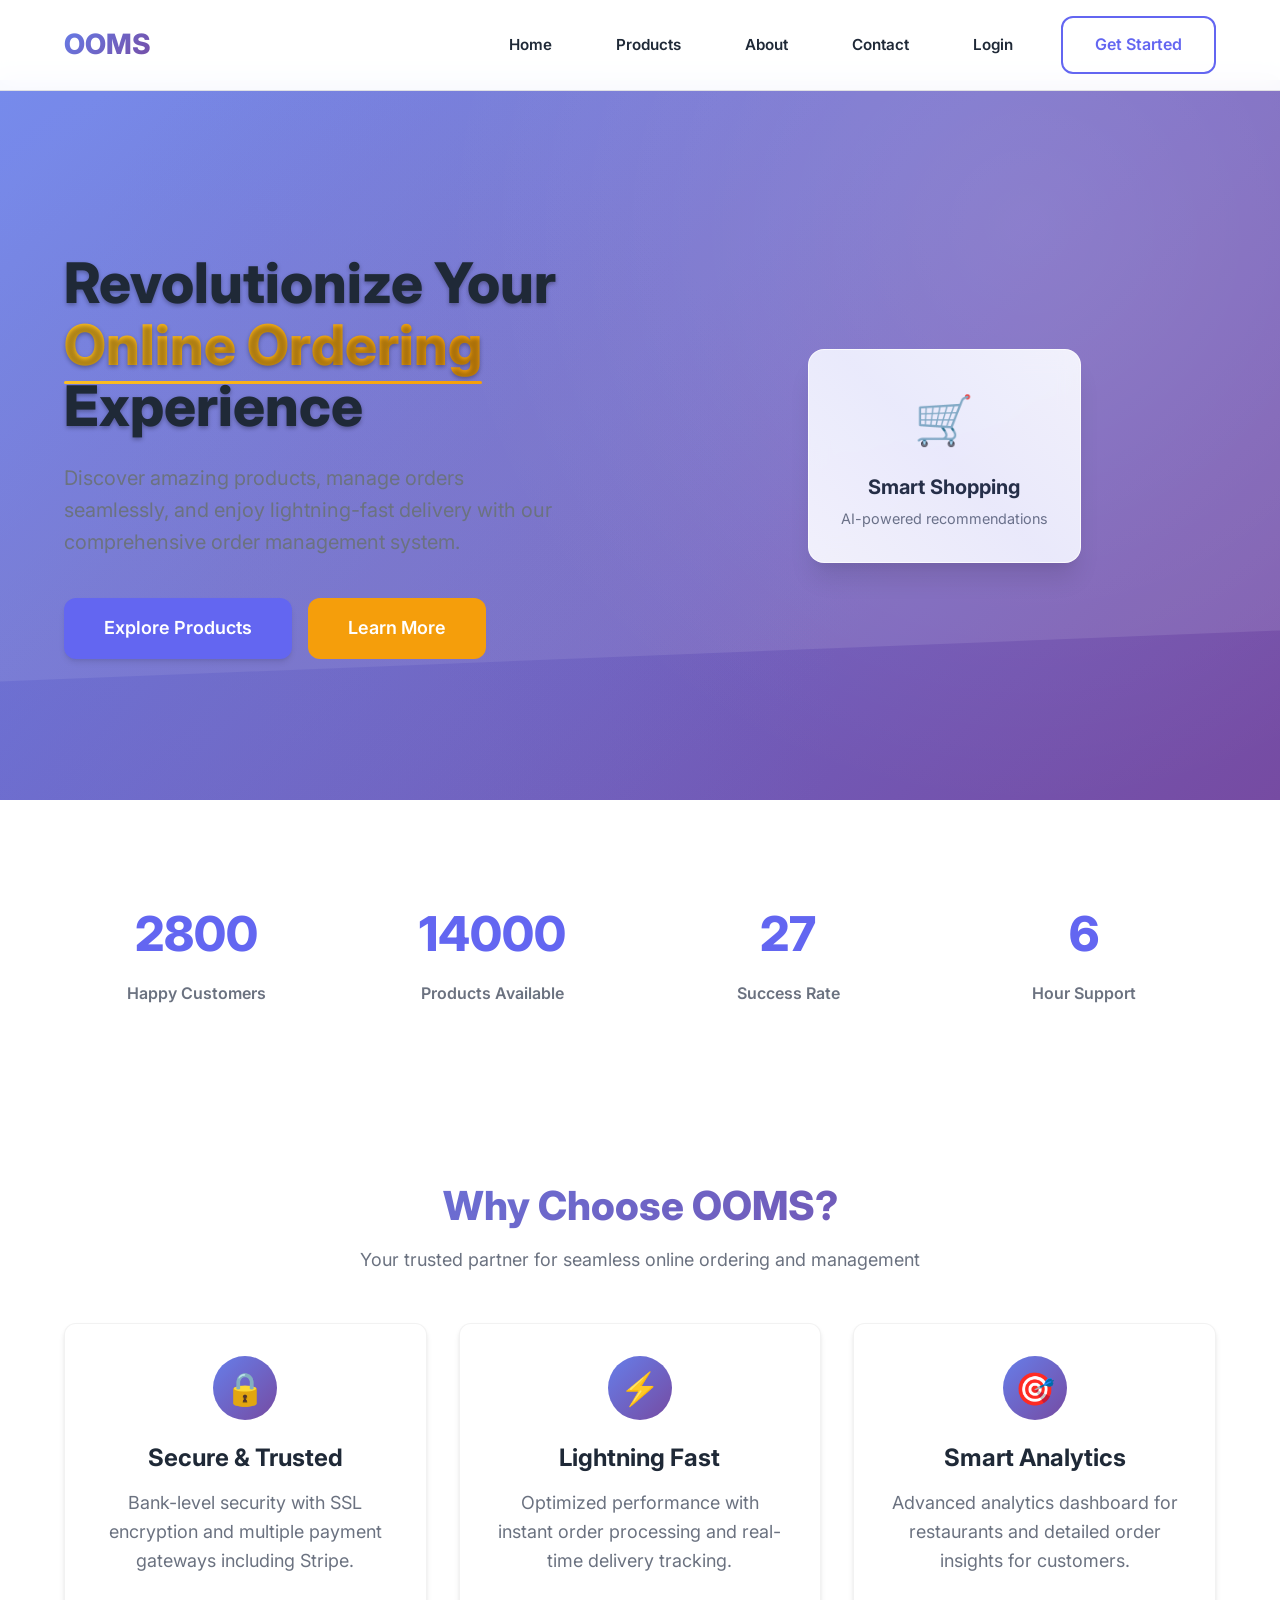
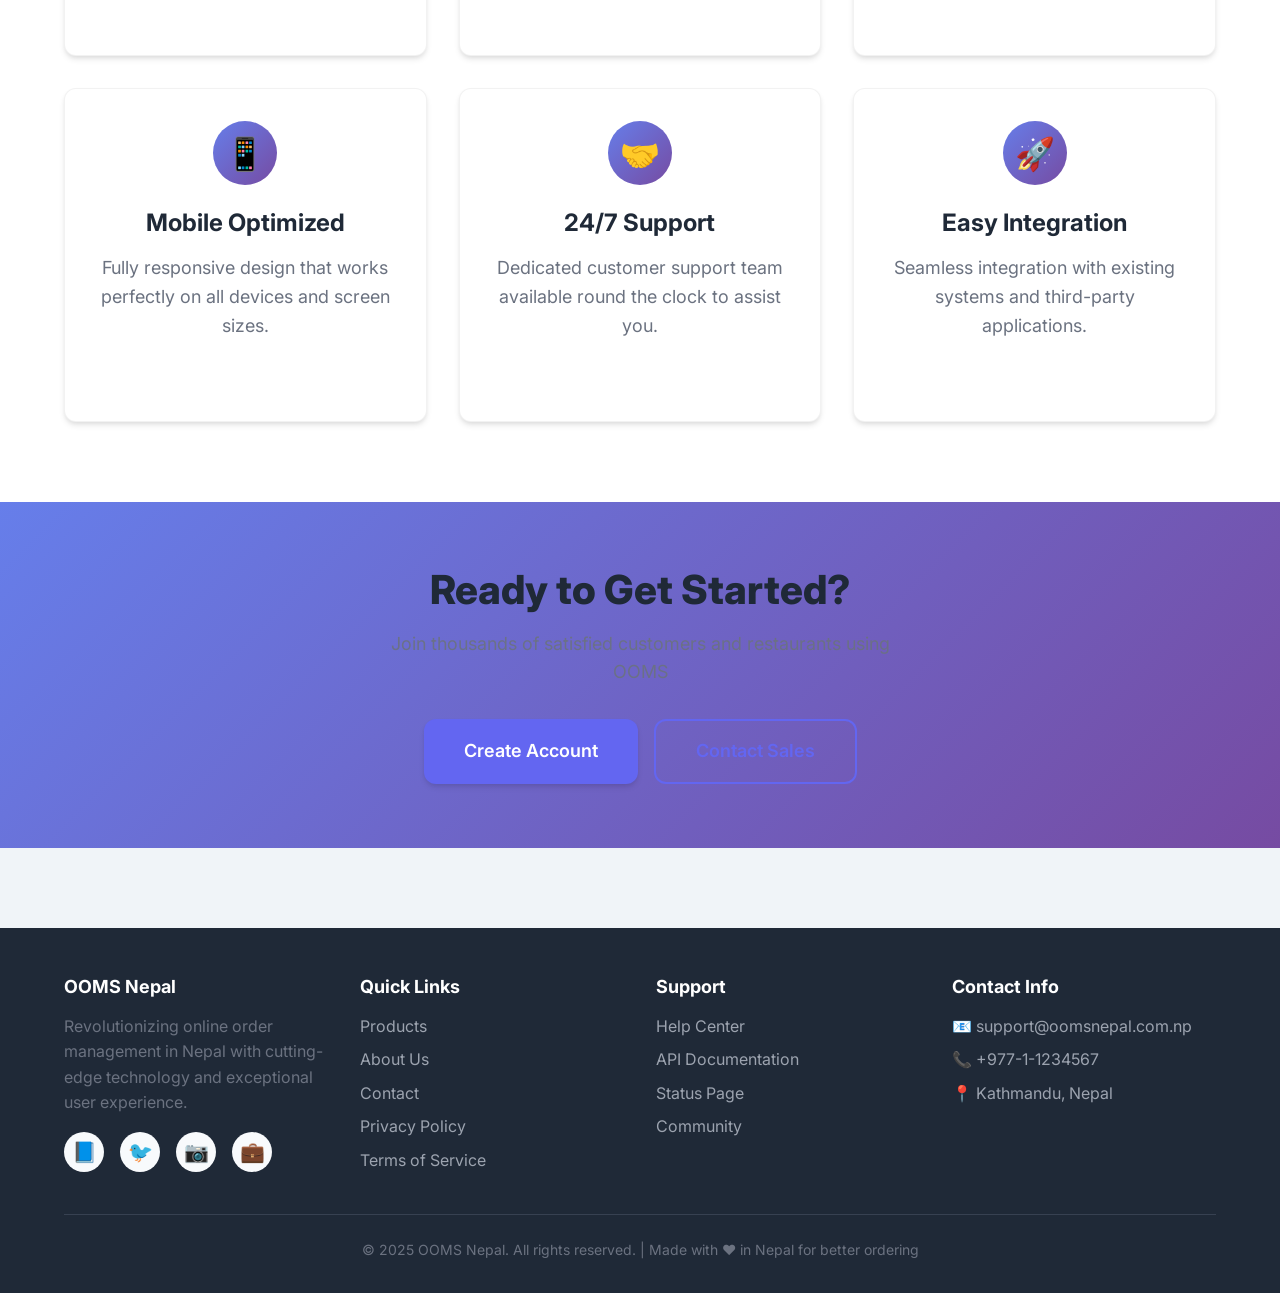
<file: target/classes/static/index.html>
<!DOCTYPE html>
<html lang="en">
<head>
  <meta charset="UTF-8" />
  <meta name="viewport" content="width=device-width, initial-scale=1" />
  <title>OOMS - Online Order Management System</title>
  <link rel="stylesheet" href="css/style.css" />
  <link href="https://fonts.googleapis.com/css2?family=Inter:wght@300;400;500;600;700;800&display=swap" rel="stylesheet">
</head>
<body class="index">
  <!-- Header -->
  <header id="main-header">
    <div class="container">
      <a href="index.html" class="logo">OOMS</a>
      <nav>
        <ul>
          <li><a href="index.html" class="active">Home</a></li>
          <li><a href="products.html">Products</a></li>
          <li><a href="about.html">About</a></li>
          <li><a href="contact.html">Contact</a></li>
          <li><a href="login.html">Login</a></li>
          <li><a href="signup.html" class="btn btn-outline">Get Started</a></li>
        </ul>
      </nav>
    </div>
  </header>

  <main>
    <!-- Hero Section -->
    <section class="hero">
      <div class="container">
        <div class="hero-content">
          <h1 class="hero-title">Revolutionize Your <span class="highlight">Online Ordering</span> Experience</h1>
          <p class="hero-subtitle">Discover amazing products, manage orders seamlessly, and enjoy lightning-fast delivery with our comprehensive order management system.</p>
          <div class="hero-actions">
            <a href="products.html" class="btn btn-primary btn-lg pulse">Explore Products</a>
            <a href="about.html" class="btn btn-secondary btn-lg">Learn More</a>
          </div>
        </div>
        <div class="hero-visual">
          <div class="floating-card">
            <div class="card-icon">🛒</div>
            <h4>Smart Shopping</h4>
            <p>AI-powered recommendations</p>
          </div>
        </div>
      </div>
    </section>

    <!-- Stats Section -->
    <section class="stats-section">
      <div class="container">
        <div class="stats-grid">
          <div class="stat-item">
            <div class="stat-number" data-target="10000">0</div>
            <div class="stat-label">Happy Customers</div>
          </div>
          <div class="stat-item">
            <div class="stat-number" data-target="50000">0</div>
            <div class="stat-label">Products Available</div>
          </div>
          <div class="stat-item">
            <div class="stat-number" data-target="99">0</div>
            <div class="stat-label">Success Rate</div>
          </div>
          <div class="stat-item">
            <div class="stat-number" data-target="24">0</div>
            <div class="stat-label">Hour Support</div>
          </div>
        </div>
      </div>
    </section>

    <!-- Features Section -->
    <section class="features">
      <div class="container">
        <div class="section-header text-center">
          <h2>Why Choose OOMS?</h2>
          <p>Your trusted partner for seamless online ordering and management</p>
        </div>
        <div class="feature-grid grid-3">
          <div class="feature fade-in-up">
            <div class="feature-icon">🔒</div>
            <h3>Secure & Trusted</h3>
            <p>Bank-level security with SSL encryption and multiple payment gateways including Stripe.</p>
          </div>
          <div class="feature fade-in-up" style="animation-delay: 0.1s;">
            <div class="feature-icon">⚡</div>
            <h3>Lightning Fast</h3>
            <p>Optimized performance with instant order processing and real-time delivery tracking.</p>
          </div>
          <div class="feature fade-in-up" style="animation-delay: 0.2s;">
            <div class="feature-icon">🎯</div>
            <h3>Smart Analytics</h3>
            <p>Advanced analytics dashboard for restaurants and detailed order insights for customers.</p>
          </div>
          <div class="feature fade-in-up" style="animation-delay: 0.3s;">
            <div class="feature-icon">📱</div>
            <h3>Mobile Optimized</h3>
            <p>Fully responsive design that works perfectly on all devices and screen sizes.</p>
          </div>
          <div class="feature fade-in-up" style="animation-delay: 0.4s;">
            <div class="feature-icon">🤝</div>
            <h3>24/7 Support</h3>
            <p>Dedicated customer support team available round the clock to assist you.</p>
          </div>
          <div class="feature fade-in-up" style="animation-delay: 0.5s;">
            <div class="feature-icon">🚀</div>
            <h3>Easy Integration</h3>
            <p>Seamless integration with existing systems and third-party applications.</p>
          </div>
        </div>
      </div>
    </section>

    <!-- CTA Section -->
    <section class="cta-section">
      <div class="container text-center">
        <h2>Ready to Get Started?</h2>
        <p>Join thousands of satisfied customers and restaurants using OOMS</p>
        <div class="cta-actions">
          <a href="signup.html" class="btn btn-primary btn-lg">Create Account</a>
          <a href="contact.html" class="btn btn-outline btn-lg">Contact Sales</a>
        </div>
      </div>
    </section>
  </main>

  <!-- Footer -->
  <footer>
    <div class="container">
      <div class="footer-content">
        <div class="footer-section">
          <h3>OOMS Nepal</h3>
          <p>Revolutionizing online order management in Nepal with cutting-edge technology and exceptional user experience.</p>
          <div class="social-links">
            <a href="#" class="social-link">📘</a>
            <a href="#" class="social-link">🐦</a>
            <a href="#" class="social-link">📷</a>
            <a href="#" class="social-link">💼</a>
          </div>
        </div>
        <div class="footer-section">
          <h3>Quick Links</h3>
          <ul>
            <li><a href="products.html">Products</a></li>
            <li><a href="about.html">About Us</a></li>
            <li><a href="contact.html">Contact</a></li>
            <li><a href="#">Privacy Policy</a></li>
            <li><a href="#">Terms of Service</a></li>
          </ul>
        </div>
        <div class="footer-section">
          <h3>Support</h3>
          <ul>
            <li><a href="#">Help Center</a></li>
            <li><a href="#">API Documentation</a></li>
            <li><a href="#">Status Page</a></li>
            <li><a href="#">Community</a></li>
          </ul>
        </div>
        <div class="footer-section">
          <h3>Contact Info</h3>
          <ul>
            <li>📧 support@oomsnepal.com.np</li>
            <li>📞 +977-1-1234567</li>
            <li>📍 Kathmandu, Nepal</li>
          </ul>
        </div>
      </div>
      <div class="footer-bottom">
        <p>&copy; 2025 OOMS Nepal. All rights reserved. | Made with ❤️ in Nepal for better ordering</p>
      </div>
    </div>
  </footer>

  <script src="js/app.js"></script>
  <script>
    // Header scroll effect
    window.addEventListener('scroll', function() {
      const header = document.getElementById('main-header');
      if (window.scrollY > 50) {
        header.classList.add('scrolled');
      } else {
        header.classList.remove('scrolled');
      }
    });

    // Animated counter
    function animateCounter(element) {
      const target = parseInt(element.getAttribute('data-target'));
      const duration = 2000;
      const step = target / (duration / 16);
      let current = 0;

      const timer = setInterval(() => {
        current += step;
        if (current >= target) {
          element.textContent = target;
          clearInterval(timer);
        } else {
          element.textContent = Math.floor(current);
        }
      }, 16);
    }

    // Intersection Observer for stats animation
    const observerOptions = {
      threshold: 0.5,
      rootMargin: '0px 0px -50px 0px'
    };

    const observer = new IntersectionObserver((entries) => {
      entries.forEach(entry => {
        if (entry.isIntersecting) {
          const statNumbers = entry.target.querySelectorAll('.stat-number');
          statNumbers.forEach(animateCounter);
          observer.unobserve(entry.target);
        }
      });
    }, observerOptions);

    // Observe stats section
    const statsSection = document.querySelector('.stats-section');
    if (statsSection) {
      observer.observe(statsSection);
    }
  </script>
</body>
</html>
</file>
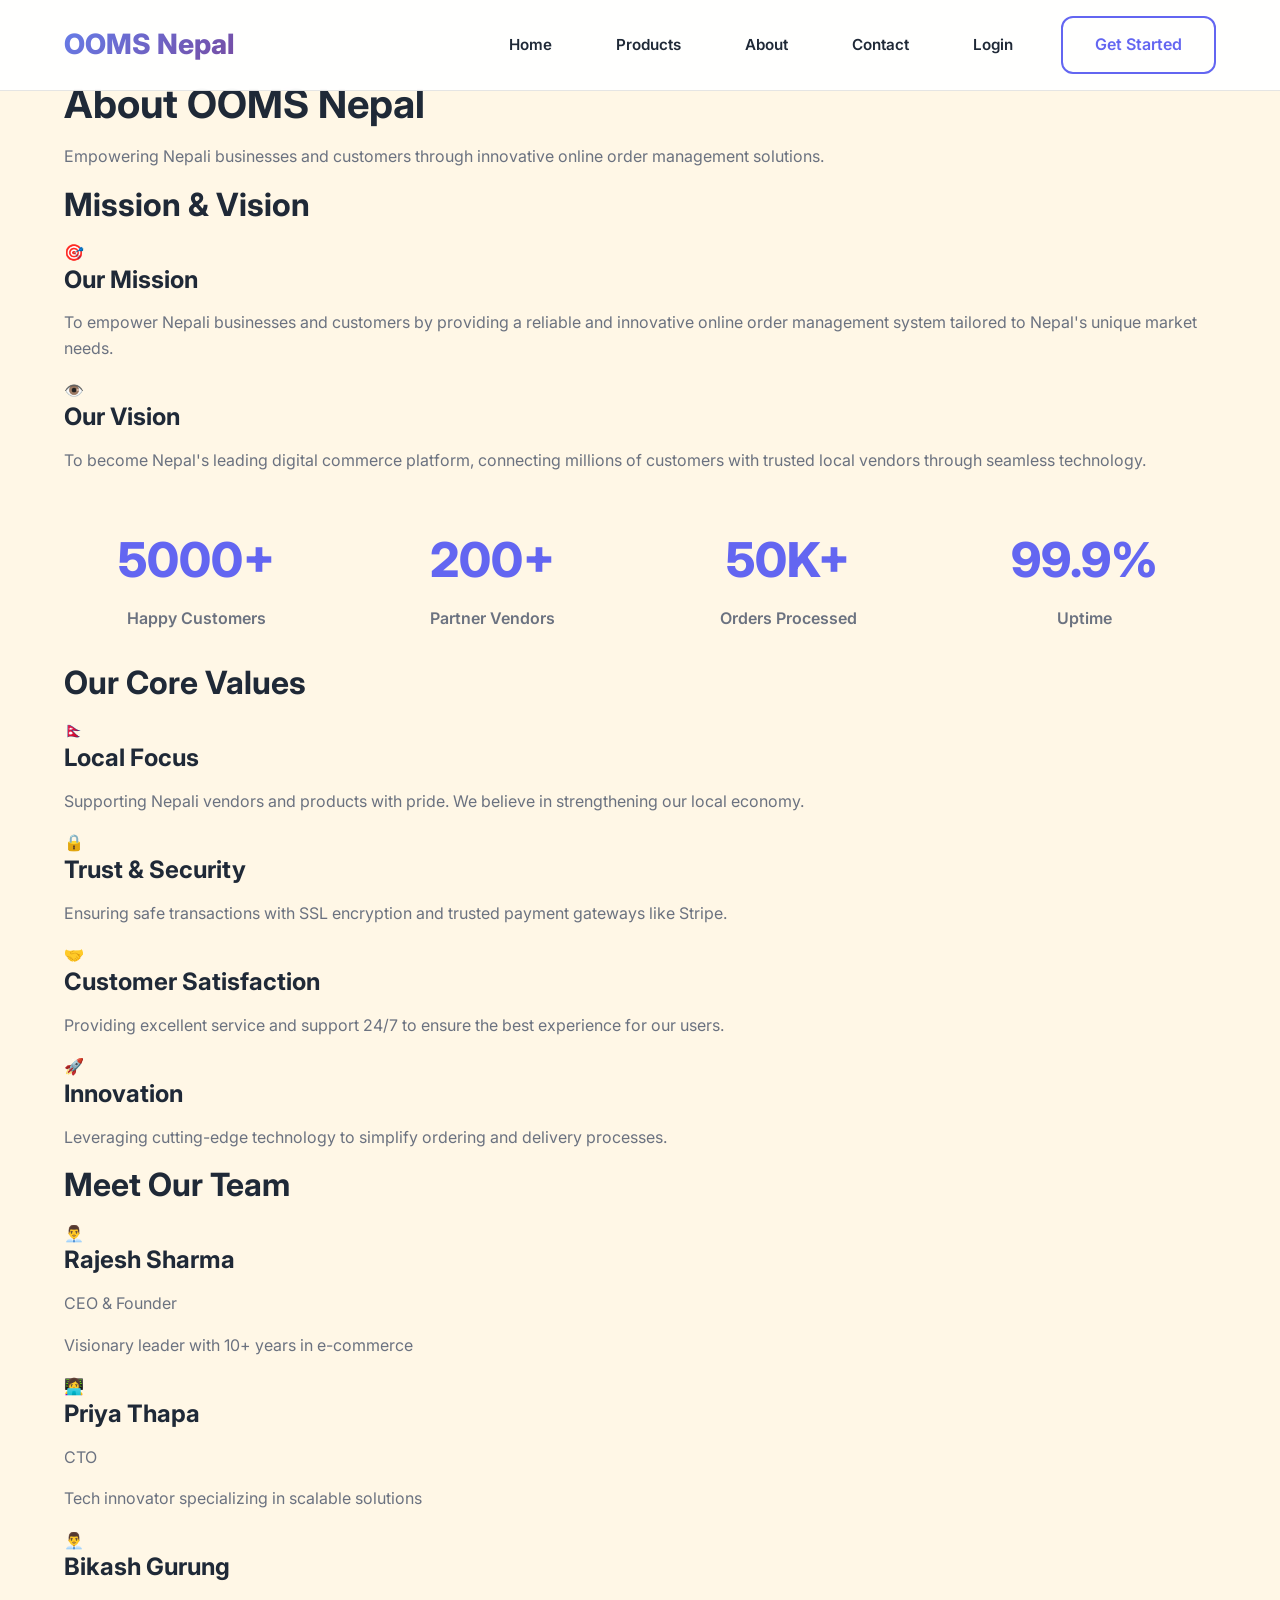
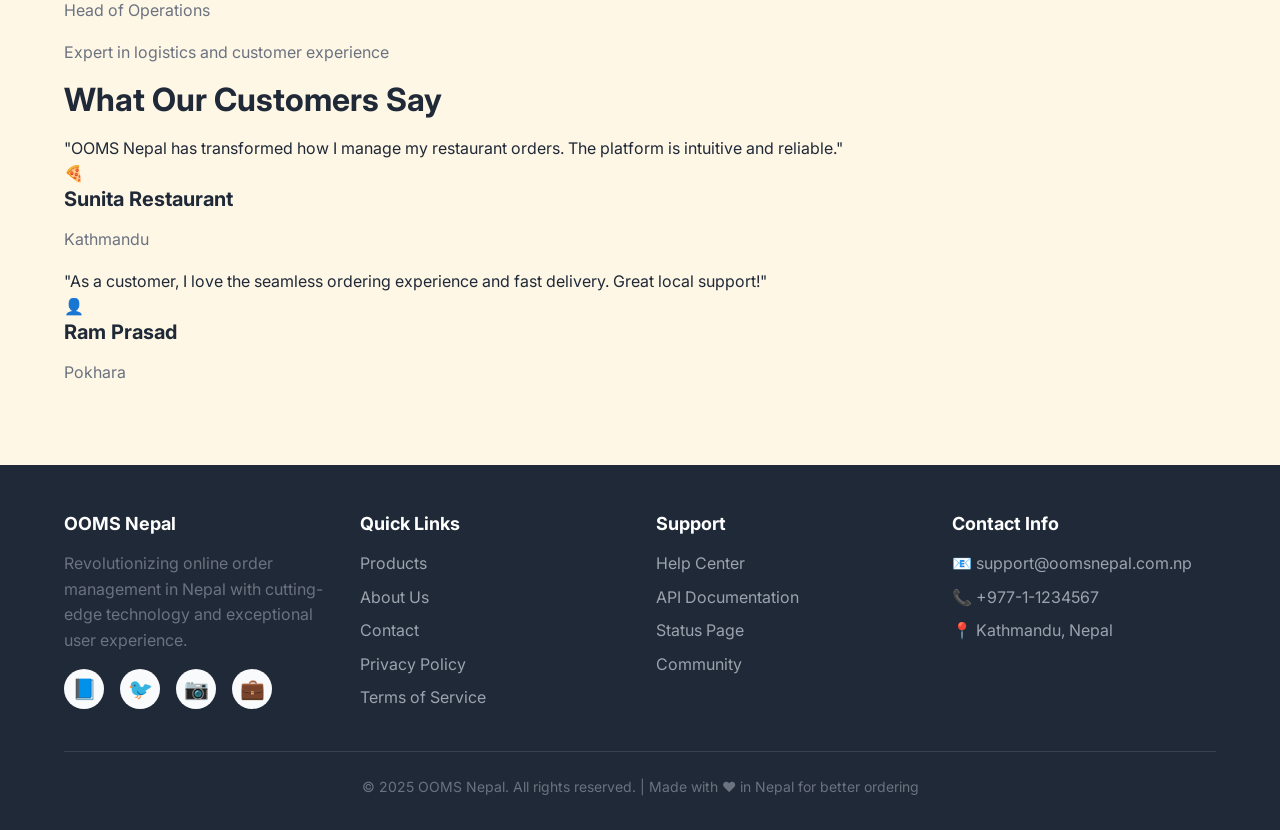
<file: target/classes/static/about.html>
<!DOCTYPE html>
<html lang="en">
<head>
  <meta charset="UTF-8" />
  <meta name="viewport" content="width=device-width, initial-scale=1" />
  <title>About Us - OOMS Nepal</title>
  <link rel="stylesheet" href="css/style.css" />
  <link href="https://fonts.googleapis.com/css2?family=Inter:wght@300;400;500;600;700;800&display=swap" rel="stylesheet" />
</head>
<body class="about">
  <header id="main-header" class="glass-card">
    <div class="container">
      <a href="index.html" class="logo">OOMS Nepal</a>
      <nav>
        <ul>
          <li><a href="index.html">Home</a></li>
          <li><a href="products.html">Products</a></li>
          <li><a href="about.html" class="active">About</a></li>
          <li><a href="contact.html">Contact</a></li>
          <li><a href="login.html">Login</a></li>
          <li><a href="signup.html" class="btn btn-outline">Get Started</a></li>
        </ul>
      </nav>
    </div>
  </header>

  <main>
    <!-- Hero Section -->
    <section class="about-hero">
      <div class="container">
        <h1>About OOMS Nepal</h1>
        <p>Empowering Nepali businesses and customers through innovative online order management solutions.</p>
      </div>
    </section>

    <!-- Mission & Vision -->
    <section class="mission-vision">
      <div class="container">
        <h2 class="section-title-gradient">Mission & Vision</h2>
        <div class="mission-grid">
          <div class="mission-card glass-card">
            <div class="mission-icon">🎯</div>
            <h3>Our Mission</h3>
            <p>To empower Nepali businesses and customers by providing a reliable and innovative online order management system tailored to Nepal's unique market needs.</p>
          </div>
          <div class="mission-card glass-card">
            <div class="mission-icon">👁️</div>
            <h3>Our Vision</h3>
            <p>To become Nepal's leading digital commerce platform, connecting millions of customers with trusted local vendors through seamless technology.</p>
          </div>
        </div>
      </div>
    </section>

    <!-- Stats Section -->
    <section class="about-stats">
      <div class="container">
        <div class="stats-grid">
          <div class="stat-item glass-card">
            <div class="stat-number">5000+</div>
            <div class="stat-label">Happy Customers</div>
          </div>
          <div class="stat-item glass-card">
            <div class="stat-number">200+</div>
            <div class="stat-label">Partner Vendors</div>
          </div>
          <div class="stat-item glass-card">
            <div class="stat-number">50K+</div>
            <div class="stat-label">Orders Processed</div>
          </div>
          <div class="stat-item glass-card">
            <div class="stat-number">99.9%</div>
            <div class="stat-label">Uptime</div>
          </div>
        </div>
      </div>
    </section>

    <!-- Values Section -->
    <section class="values-section">
      <div class="container">
        <h2 class="section-title-gradient">Our Core Values</h2>
        <div class="values-grid">
          <div class="value-card glass-card">
            <div class="value-icon">🇳🇵</div>
            <h3>Local Focus</h3>
            <p>Supporting Nepali vendors and products with pride. We believe in strengthening our local economy.</p>
          </div>
          <div class="value-card glass-card">
            <div class="value-icon">🔒</div>
            <h3>Trust & Security</h3>
            <p>Ensuring safe transactions with SSL encryption and trusted payment gateways like Stripe.</p>
          </div>
          <div class="value-card glass-card">
            <div class="value-icon">🤝</div>
            <h3>Customer Satisfaction</h3>
            <p>Providing excellent service and support 24/7 to ensure the best experience for our users.</p>
          </div>
          <div class="value-card glass-card">
            <div class="value-icon">🚀</div>
            <h3>Innovation</h3>
            <p>Leveraging cutting-edge technology to simplify ordering and delivery processes.</p>
          </div>
        </div>
      </div>
    </section>

    <!-- Team Section -->
    <section class="team-section">
      <div class="container">
        <h2 class="section-title-gradient">Meet Our Team</h2>
        <div class="team-grid">
          <div class="team-member glass-card">
            <div class="member-avatar">👨‍💼</div>
            <h3>Rajesh Sharma</h3>
            <p>CEO & Founder</p>
            <p>Visionary leader with 10+ years in e-commerce</p>
          </div>
          <div class="team-member glass-card">
            <div class="member-avatar">👩‍💻</div>
            <h3>Priya Thapa</h3>
            <p>CTO</p>
            <p>Tech innovator specializing in scalable solutions</p>
          </div>
          <div class="team-member glass-card">
            <div class="member-avatar">👨‍💼</div>
            <h3>Bikash Gurung</h3>
            <p>Head of Operations</p>
            <p>Expert in logistics and customer experience</p>
          </div>
        </div>
      </div>
    </section>

    <!-- Testimonials -->
    <section class="testimonials-section">
      <div class="container">
        <h2 class="section-title-gradient">What Our Customers Say</h2>
        <div class="testimonials-grid">
          <div class="testimonial-card glass-card">
            <div class="testimonial-content">
              "OOMS Nepal has transformed how I manage my restaurant orders. The platform is intuitive and reliable."
            </div>
            <div class="testimonial-author">
              <div class="author-avatar">🍕</div>
              <div class="author-info">
                <h4>Sunita Restaurant</h4>
                <p>Kathmandu</p>
              </div>
            </div>
          </div>
          <div class="testimonial-card glass-card">
            <div class="testimonial-content">
              "As a customer, I love the seamless ordering experience and fast delivery. Great local support!"
            </div>
            <div class="testimonial-author">
              <div class="author-avatar">👤</div>
              <div class="author-info">
                <h4>Ram Prasad</h4>
                <p>Pokhara</p>
              </div>
            </div>
          </div>
        </div>
      </div>
    </section>
  </main>

  <footer>
    <div class="container">
      <div class="footer-content">
        <div class="footer-section">
          <h3>OOMS Nepal</h3>
          <p>Revolutionizing online order management in Nepal with cutting-edge technology and exceptional user experience.</p>
          <div class="social-links">
            <a href="#" class="social-link">📘</a>
            <a href="#" class="social-link">🐦</a>
            <a href="#" class="social-link">📷</a>
            <a href="#" class="social-link">💼</a>
          </div>
        </div>
        <div class="footer-section">
          <h3>Quick Links</h3>
          <ul>
            <li><a href="products.html">Products</a></li>
            <li><a href="about.html">About Us</a></li>
            <li><a href="contact.html">Contact</a></li>
            <li><a href="#">Privacy Policy</a></li>
            <li><a href="#">Terms of Service</a></li>
          </ul>
        </div>
        <div class="footer-section">
          <h3>Support</h3>
          <ul>
            <li><a href="#">Help Center</a></li>
            <li><a href="#">API Documentation</a></li>
            <li><a href="#">Status Page</a></li>
            <li><a href="#">Community</a></li>
          </ul>
        </div>
        <div class="footer-section">
          <h3>Contact Info</h3>
          <ul>
            <li>📧 support@oomsnepal.com.np</li>
            <li>📞 +977-1-1234567</li>
            <li>📍 Kathmandu, Nepal</li>
          </ul>
        </div>
      </div>
      <div class="footer-bottom">
        <p>&copy; 2025 OOMS Nepal. All rights reserved. | Made with ❤️ in Nepal for better ordering</p>
      </div>
    </div>
  </footer>
</body>
</html>
</file>
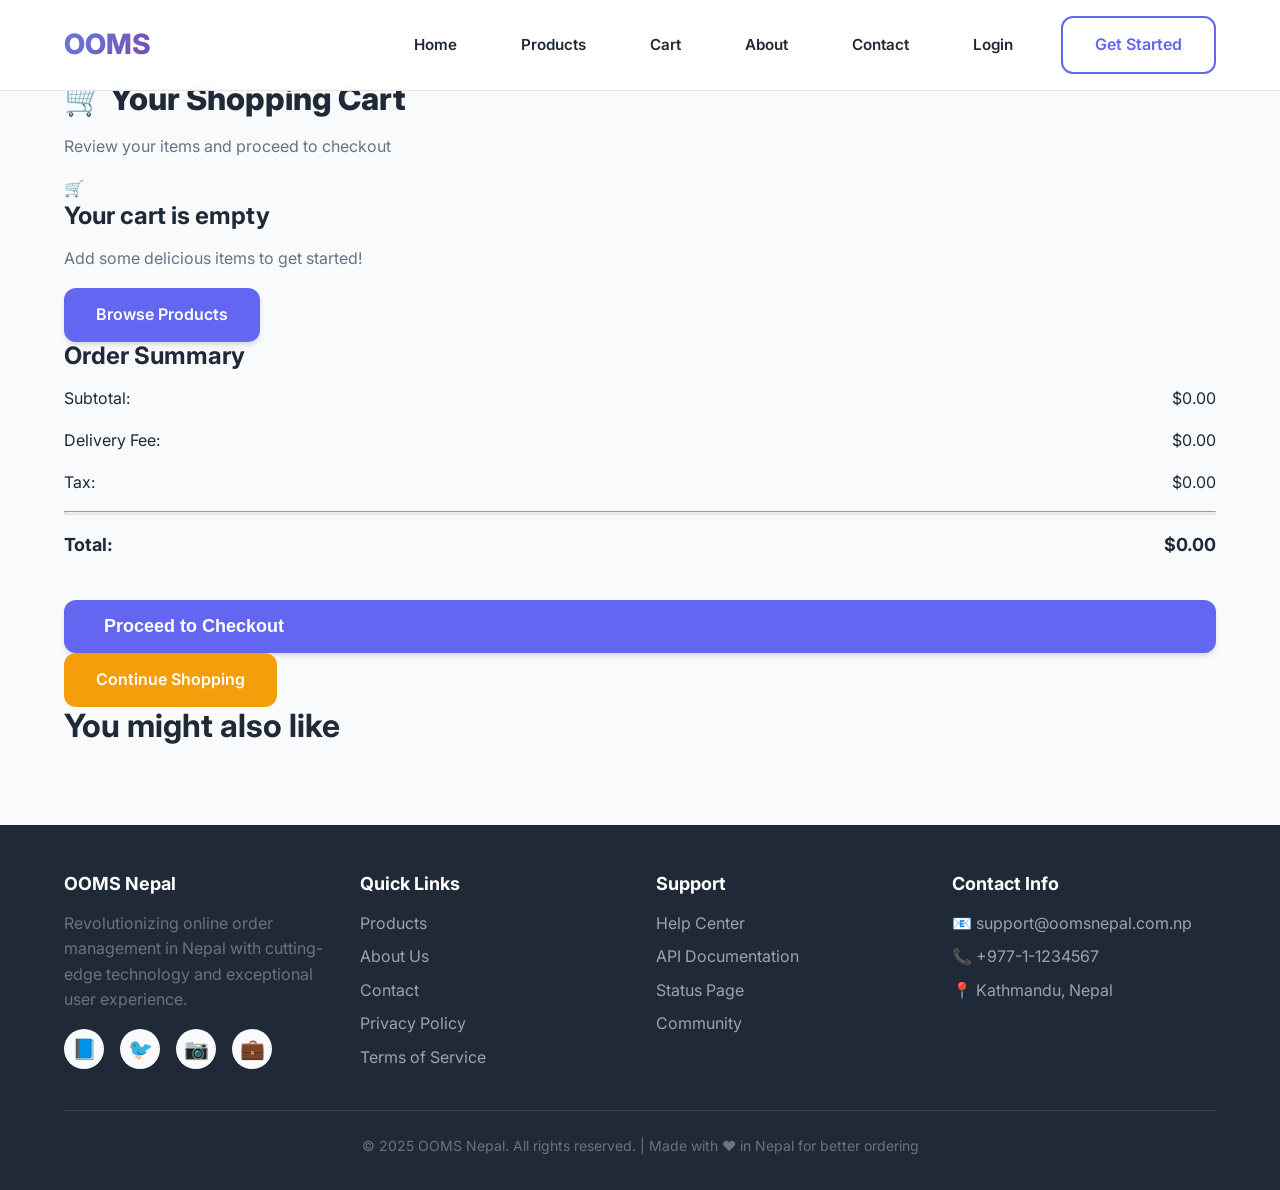
<file: target/classes/static/cart.html>
<!DOCTYPE html>
<html lang="en">
<head>
    <meta charset="UTF-8">
    <meta name="viewport" content="width=device-width, initial-scale=1.0">
    <title>Shopping Cart - OOMS</title>
    <link rel="stylesheet" href="css/style.css">
    <link href="https://fonts.googleapis.com/css2?family=Inter:wght@300;400;500;600;700;800&display=swap" rel="stylesheet">
</head>
<body>
    <!-- Header -->
    <header id="main-header">
        <div class="container">
            <a href="index.html" class="logo">OOMS</a>
            <nav>
                <ul>
                    <li><a href="index.html">Home</a></li>
                    <li><a href="products.html">Products</a></li>
                    <li><a href="cart.html" class="active">Cart</a></li>
                    <li><a href="about.html">About</a></li>
                    <li><a href="contact.html">Contact</a></li>
                    <li><a href="login.html">Login</a></li>
                    <li><a href="signup.html" class="btn btn-outline">Get Started</a></li>
                </ul>
            </nav>
        </div>
    </header>

    <main>
        <!-- Cart Hero Section -->
        <section class="cart-hero">
            <div class="container">
                <div class="cart-hero-content">
                    <h1 class="cart-title">🛒 Your Shopping Cart</h1>
                    <p class="cart-subtitle">Review your items and proceed to checkout</p>
                </div>
            </div>
        </section>

        <!-- Cart Content -->
        <section class="cart-content">
            <div class="container">
                <div class="cart-layout">
                    <!-- Cart Items -->
                    <div class="cart-items-section">
                        <div id="cartItems" class="cart-items-grid">
                            <!-- Cart items will be loaded here -->
                            <div class="empty-cart">
                                <div class="empty-cart-icon">🛒</div>
                                <h3>Your cart is empty</h3>
                                <p>Add some delicious items to get started!</p>
                                <a href="products.html" class="btn btn-primary">Browse Products</a>
                            </div>
                        </div>
                    </div>

                    <!-- Cart Summary -->
                    <div class="cart-summary-section">
                        <div id="cartSummary" class="cart-summary-card">
                            <h3>Order Summary</h3>
                            <div class="summary-row">
                                <span>Subtotal:</span>
                                <span id="subtotal">$0.00</span>
                            </div>
                            <div class="summary-row">
                                <span>Delivery Fee:</span>
                                <span id="deliveryFee">$0.00</span>
                            </div>
                            <div class="summary-row">
                                <span>Tax:</span>
                                <span id="tax">$0.00</span>
                            </div>
                            <hr>
                            <div class="summary-row total">
                                <span>Total:</span>
                                <span id="total">$0.00</span>
                            </div>
                            <button id="checkoutBtn" class="btn btn-primary btn-lg checkout-btn">Proceed to Checkout</button>
                        </div>

                        <div class="cart-actions">
                            <a href="products.html" class="btn btn-secondary">Continue Shopping</a>
                        </div>
                    </div>
                </div>
            </div>
        </section>

        <!-- Recommended Products -->
        <section class="recommended-section">
            <div class="container">
                <h2>You might also like</h2>
                <div class="recommended-grid">
                    <!-- Recommended products will be loaded here -->
                </div>
            </div>
        </section>
    </main>

    <!-- Footer -->
    <footer>
        <div class="container">
            <div class="footer-content">
                <div class="footer-section">
                    <h3>OOMS Nepal</h3>
                    <p>Revolutionizing online order management in Nepal with cutting-edge technology and exceptional user experience.</p>
                    <div class="social-links">
                        <a href="#" class="social-link">📘</a>
                        <a href="#" class="social-link">🐦</a>
                        <a href="#" class="social-link">📷</a>
                        <a href="#" class="social-link">💼</a>
                    </div>
                </div>
                <div class="footer-section">
                    <h3>Quick Links</h3>
                    <ul>
                        <li><a href="products.html">Products</a></li>
                        <li><a href="about.html">About Us</a></li>
                        <li><a href="contact.html">Contact</a></li>
                        <li><a href="#">Privacy Policy</a></li>
                        <li><a href="#">Terms of Service</a></li>
                    </ul>
                </div>
                <div class="footer-section">
                    <h3>Support</h3>
                    <ul>
                        <li><a href="#">Help Center</a></li>
                        <li><a href="#">API Documentation</a></li>
                        <li><a href="#">Status Page</a></li>
                        <li><a href="#">Community</a></li>
                    </ul>
                </div>
                <div class="footer-section">
                    <h3>Contact Info</h3>
                    <ul>
                        <li>📧 support@oomsnepal.com.np</li>
                        <li>📞 +977-1-1234567</li>
                        <li>📍 Kathmandu, Nepal</li>
                    </ul>
                </div>
            </div>
            <div class="footer-bottom">
                <p>&copy; 2025 OOMS Nepal. All rights reserved. | Made with ❤️ in Nepal for better ordering</p>
            </div>
        </div>
    </footer>

    <script src="js/app.js"></script>
    <script>
        // Header scroll effect
        window.addEventListener('scroll', function() {
            const header = document.getElementById('main-header');
            if (window.scrollY > 50) {
                header.classList.add('scrolled');
            } else {
                header.classList.remove('scrolled');
            }
        });
    </script>
</body>
</html>
</file>
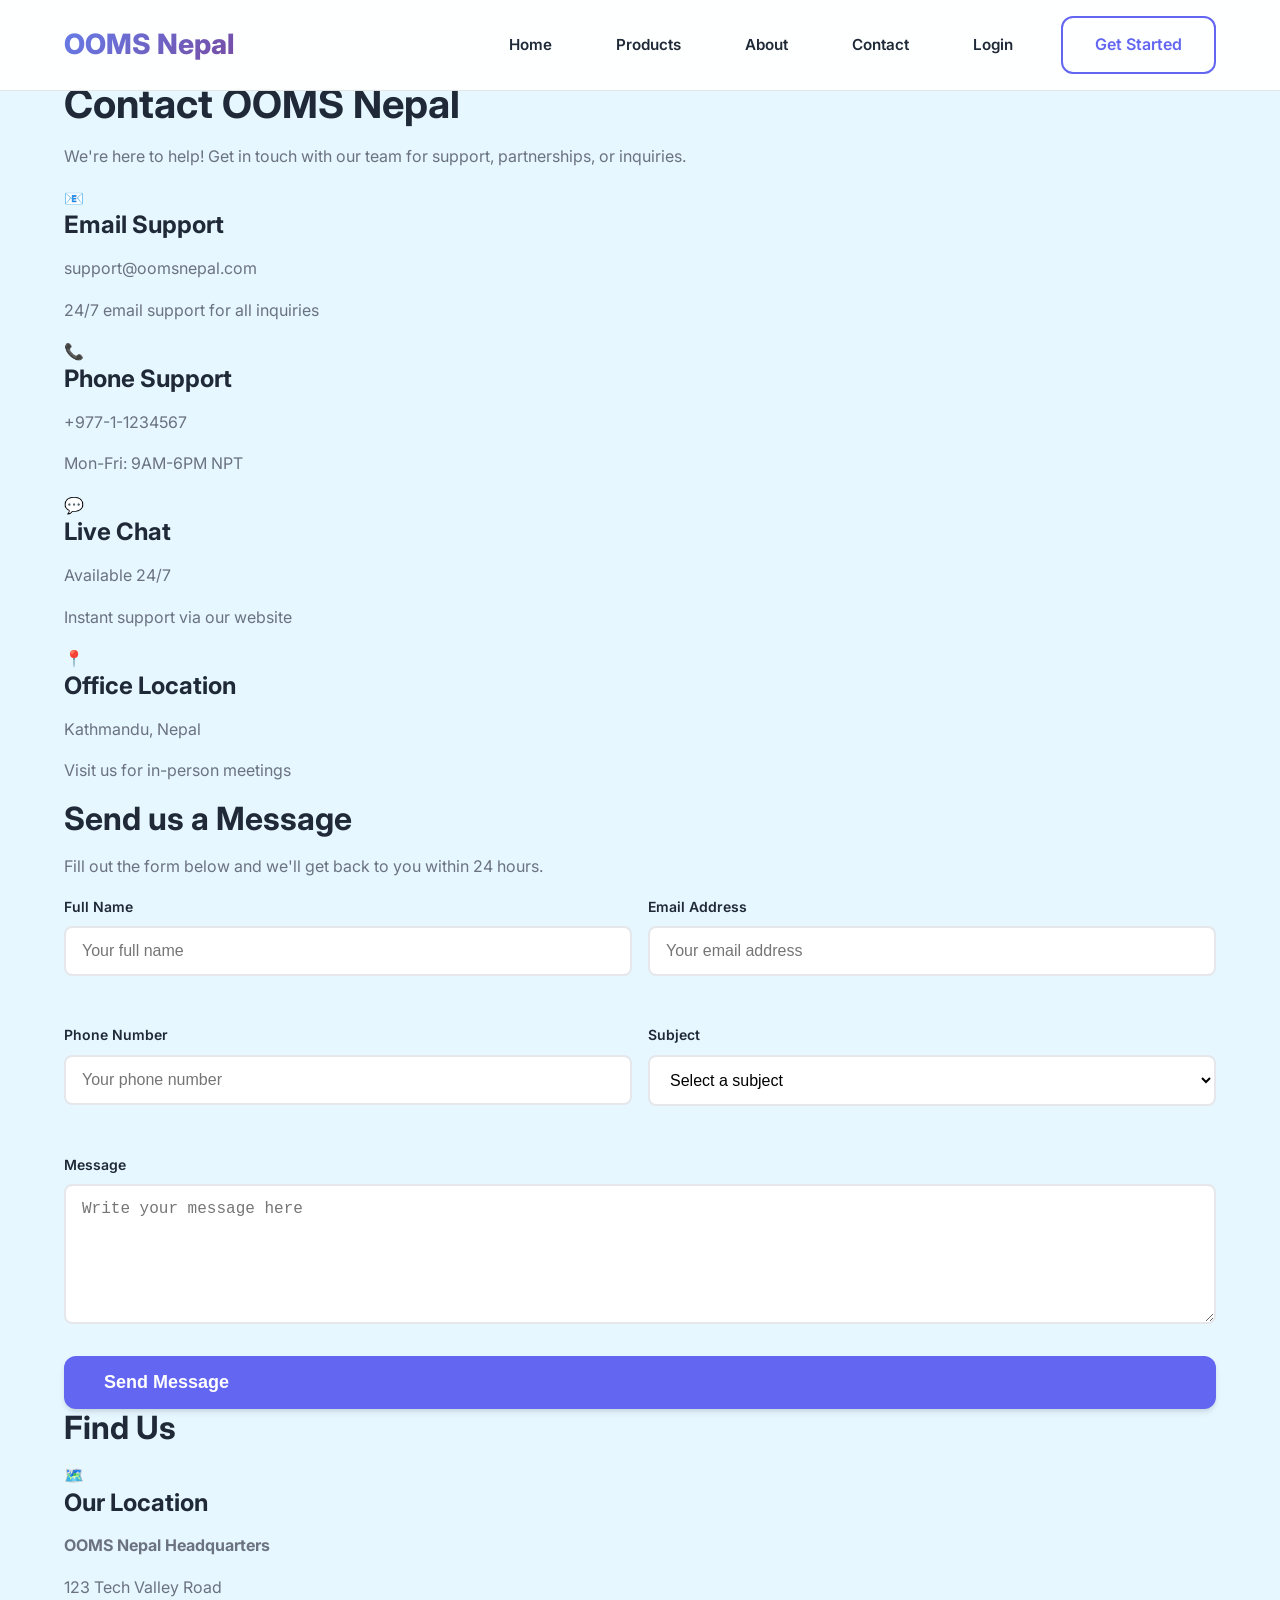
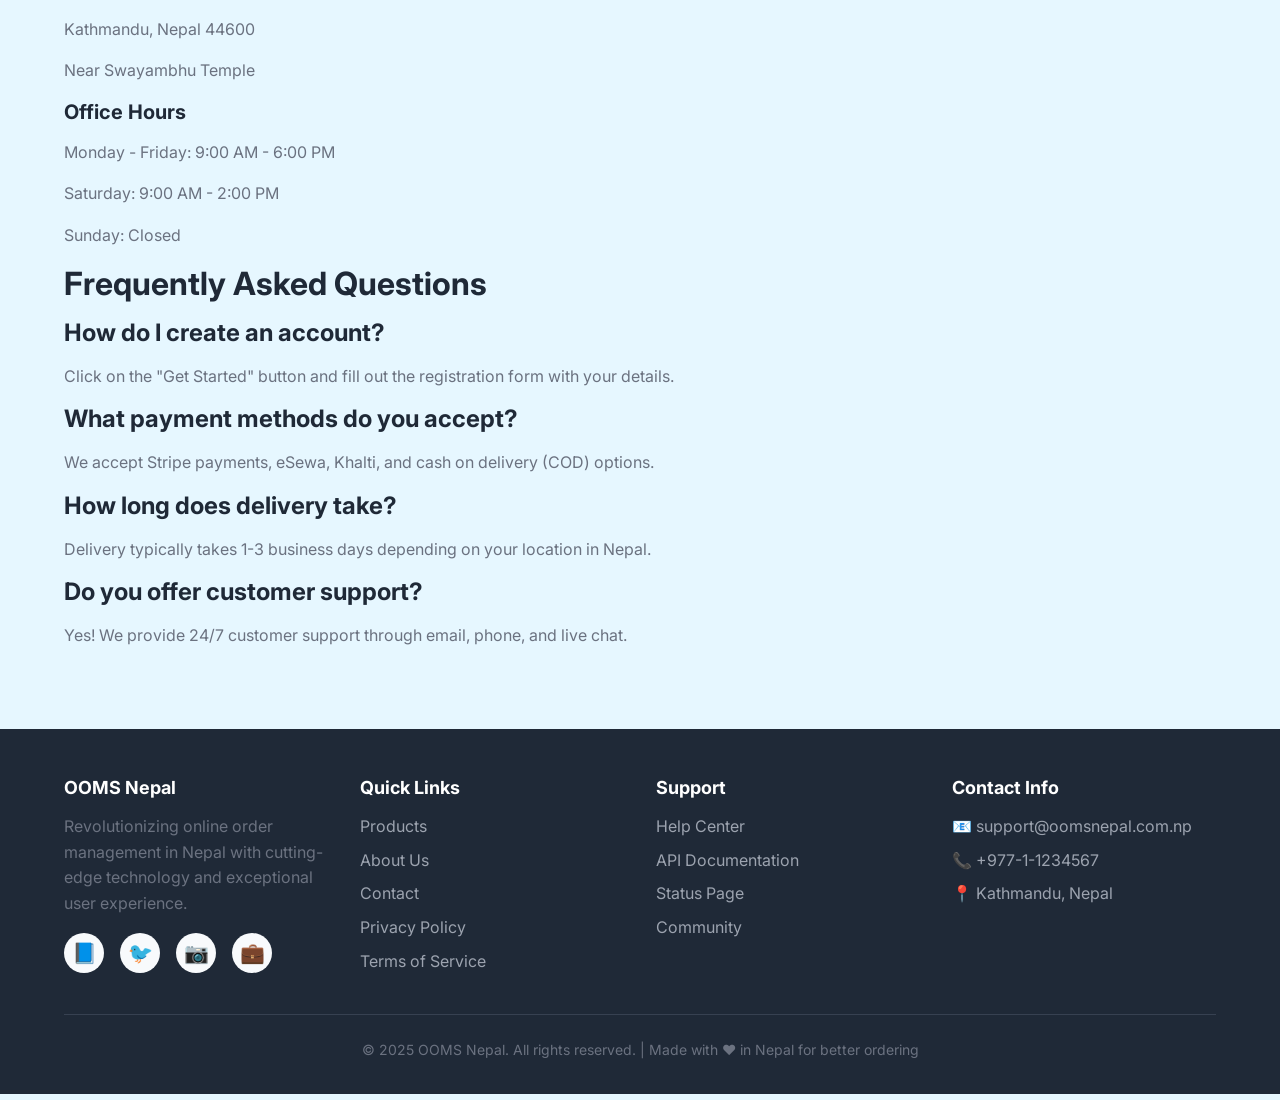
<file: target/classes/static/contact.html>
<!DOCTYPE html>
<html lang="en">
<head>
  <meta charset="UTF-8" />
  <meta name="viewport" content="width=device-width, initial-scale=1" />
  <title>Contact Us - OOMS Nepal</title>
  <link rel="stylesheet" href="css/style.css" />
  <link href="https://fonts.googleapis.com/css2?family=Inter:wght@300;400;500;600;700;800&display=swap" rel="stylesheet" />
</head>
<body class="contact">
  <header id="main-header" class="glass-card">
    <div class="container">
      <a href="index.html" class="logo">OOMS Nepal</a>
      <nav>
        <ul>
          <li><a href="index.html">Home</a></li>
          <li><a href="products.html">Products</a></li>
          <li><a href="about.html">About</a></li>
          <li><a href="contact.html" class="active">Contact</a></li>
          <li><a href="login.html">Login</a></li>
          <li><a href="signup.html" class="btn btn-outline">Get Started</a></li>
        </ul>
      </nav>
    </div>
  </header>

  <main>
    <!-- Hero Section -->
    <section class="contact-hero">
      <div class="container">
        <h1>Contact OOMS Nepal</h1>
        <p>We're here to help! Get in touch with our team for support, partnerships, or inquiries.</p>
      </div>
    </section>

    <!-- Contact Info Cards -->
    <section class="contact-info-section">
      <div class="container">
        <div class="contact-info-grid">
          <div class="contact-info-card glass-card">
            <div class="contact-icon">📧</div>
            <h3>Email Support</h3>
            <p>support@oomsnepal.com</p>
            <p>24/7 email support for all inquiries</p>
          </div>
          <div class="contact-info-card glass-card">
            <div class="contact-icon">📞</div>
            <h3>Phone Support</h3>
            <p>+977-1-1234567</p>
            <p>Mon-Fri: 9AM-6PM NPT</p>
          </div>
          <div class="contact-info-card glass-card">
            <div class="contact-icon">💬</div>
            <h3>Live Chat</h3>
            <p>Available 24/7</p>
            <p>Instant support via our website</p>
          </div>
          <div class="contact-info-card glass-card">
            <div class="contact-icon">📍</div>
            <h3>Office Location</h3>
            <p>Kathmandu, Nepal</p>
            <p>Visit us for in-person meetings</p>
          </div>
        </div>
      </div>
    </section>

    <!-- Contact Form & Map -->
    <section class="contact-form-section shadow-glow">
      <div class="container">
        <div class="contact-form-grid">
          <div class="contact-form-container">
            <h2 class="section-title-gradient">Send us a Message</h2>
            <p>Fill out the form below and we'll get back to you within 24 hours.</p>
            <form id="contactForm" class="contact-form">
              <div class="form-row">
                <div class="form-group">
                  <label for="name" class="form-label">Full Name</label>
                  <input type="text" id="name" name="name" class="form-input" placeholder="Your full name" required />
                </div>
                <div class="form-group">
                  <label for="email" class="form-label">Email Address</label>
                  <input type="email" id="email" name="email" class="form-input" placeholder="Your email address" required />
                </div>
              </div>
              <div class="form-row">
                <div class="form-group">
                  <label for="phone" class="form-label">Phone Number</label>
                  <input type="tel" id="phone" name="phone" class="form-input" placeholder="Your phone number" />
                </div>
                <div class="form-group">
                  <label for="subject" class="form-label">Subject</label>
                  <select id="subject" name="subject" class="form-input" required>
                    <option value="">Select a subject</option>
                    <option value="support">Technical Support</option>
                    <option value="partnership">Partnership Inquiry</option>
                    <option value="feedback">Feedback</option>
                    <option value="other">Other</option>
                  </select>
                </div>
              </div>
              <div class="form-group">
                <label for="message" class="form-label">Message</label>
                <textarea id="message" name="message" class="form-input" placeholder="Write your message here" rows="6" required></textarea>
              </div>
              <button type="submit" class="btn btn-primary btn-lg btn-full">Send Message</button>
            </form>
          </div>
          <div class="contact-map-container">
            <h2 class="section-title-gradient">Find Us</h2>
            <div class="map-placeholder">
              <div class="map-icon">🗺️</div>
              <h3>Our Location</h3>
              <p><strong>OOMS Nepal Headquarters</strong></p>
              <p>123 Tech Valley Road</p>
              <p>Kathmandu, Nepal 44600</p>
              <p>Near Swayambhu Temple</p>
              <div class="office-hours">
                <h4>Office Hours</h4>
                <p>Monday - Friday: 9:00 AM - 6:00 PM</p>
                <p>Saturday: 9:00 AM - 2:00 PM</p>
                <p>Sunday: Closed</p>
              </div>
            </div>
          </div>
        </div>
      </div>
    </section>

    <!-- FAQ Section -->
    <section class="faq-section">
      <div class="container">
        <h2 class="section-title-gradient">Frequently Asked Questions</h2>
        <div class="faq-grid">
          <div class="faq-item glass-card">
            <h3>How do I create an account?</h3>
            <p>Click on the "Get Started" button and fill out the registration form with your details.</p>
          </div>
          <div class="faq-item glass-card">
            <h3>What payment methods do you accept?</h3>
            <p>We accept Stripe payments, eSewa, Khalti, and cash on delivery (COD) options.</p>
          </div>
          <div class="faq-item glass-card">
            <h3>How long does delivery take?</h3>
            <p>Delivery typically takes 1-3 business days depending on your location in Nepal.</p>
          </div>
          <div class="faq-item glass-card">
            <h3>Do you offer customer support?</h3>
            <p>Yes! We provide 24/7 customer support through email, phone, and live chat.</p>
          </div>
        </div>
      </div>
    </section>
  </main>

  <footer>
    <div class="container">
      <div class="footer-content">
        <div class="footer-section">
          <h3>OOMS Nepal</h3>
          <p>Revolutionizing online order management in Nepal with cutting-edge technology and exceptional user experience.</p>
          <div class="social-links">
            <a href="#" class="social-link">📘</a>
            <a href="#" class="social-link">🐦</a>
            <a href="#" class="social-link">📷</a>
            <a href="#" class="social-link">💼</a>
          </div>
        </div>
        <div class="footer-section">
          <h3>Quick Links</h3>
          <ul>
            <li><a href="products.html">Products</a></li>
            <li><a href="about.html">About Us</a></li>
            <li><a href="contact.html">Contact</a></li>
            <li><a href="#">Privacy Policy</a></li>
            <li><a href="#">Terms of Service</a></li>
          </ul>
        </div>
        <div class="footer-section">
          <h3>Support</h3>
          <ul>
            <li><a href="#">Help Center</a></li>
            <li><a href="#">API Documentation</a></li>
            <li><a href="#">Status Page</a></li>
            <li><a href="#">Community</a></li>
          </ul>
        </div>
        <div class="footer-section">
          <h3>Contact Info</h3>
          <ul>
            <li>📧 support@oomsnepal.com.np</li>
            <li>📞 +977-1-1234567</li>
            <li>📍 Kathmandu, Nepal</li>
          </ul>
        </div>
      </div>
      <div class="footer-bottom">
        <p>&copy; 2025 OOMS Nepal. All rights reserved. | Made with ❤️ in Nepal for better ordering</p>
      </div>
    </div>
  </footer>

  <script>
    document.getElementById('contactForm').addEventListener('submit', function(e) {
      e.preventDefault();
      alert('Thank you for contacting OOMS Nepal. We will get back to you shortly.');
      this.reset();
    });
  </script>
</body>
</html>
</file>
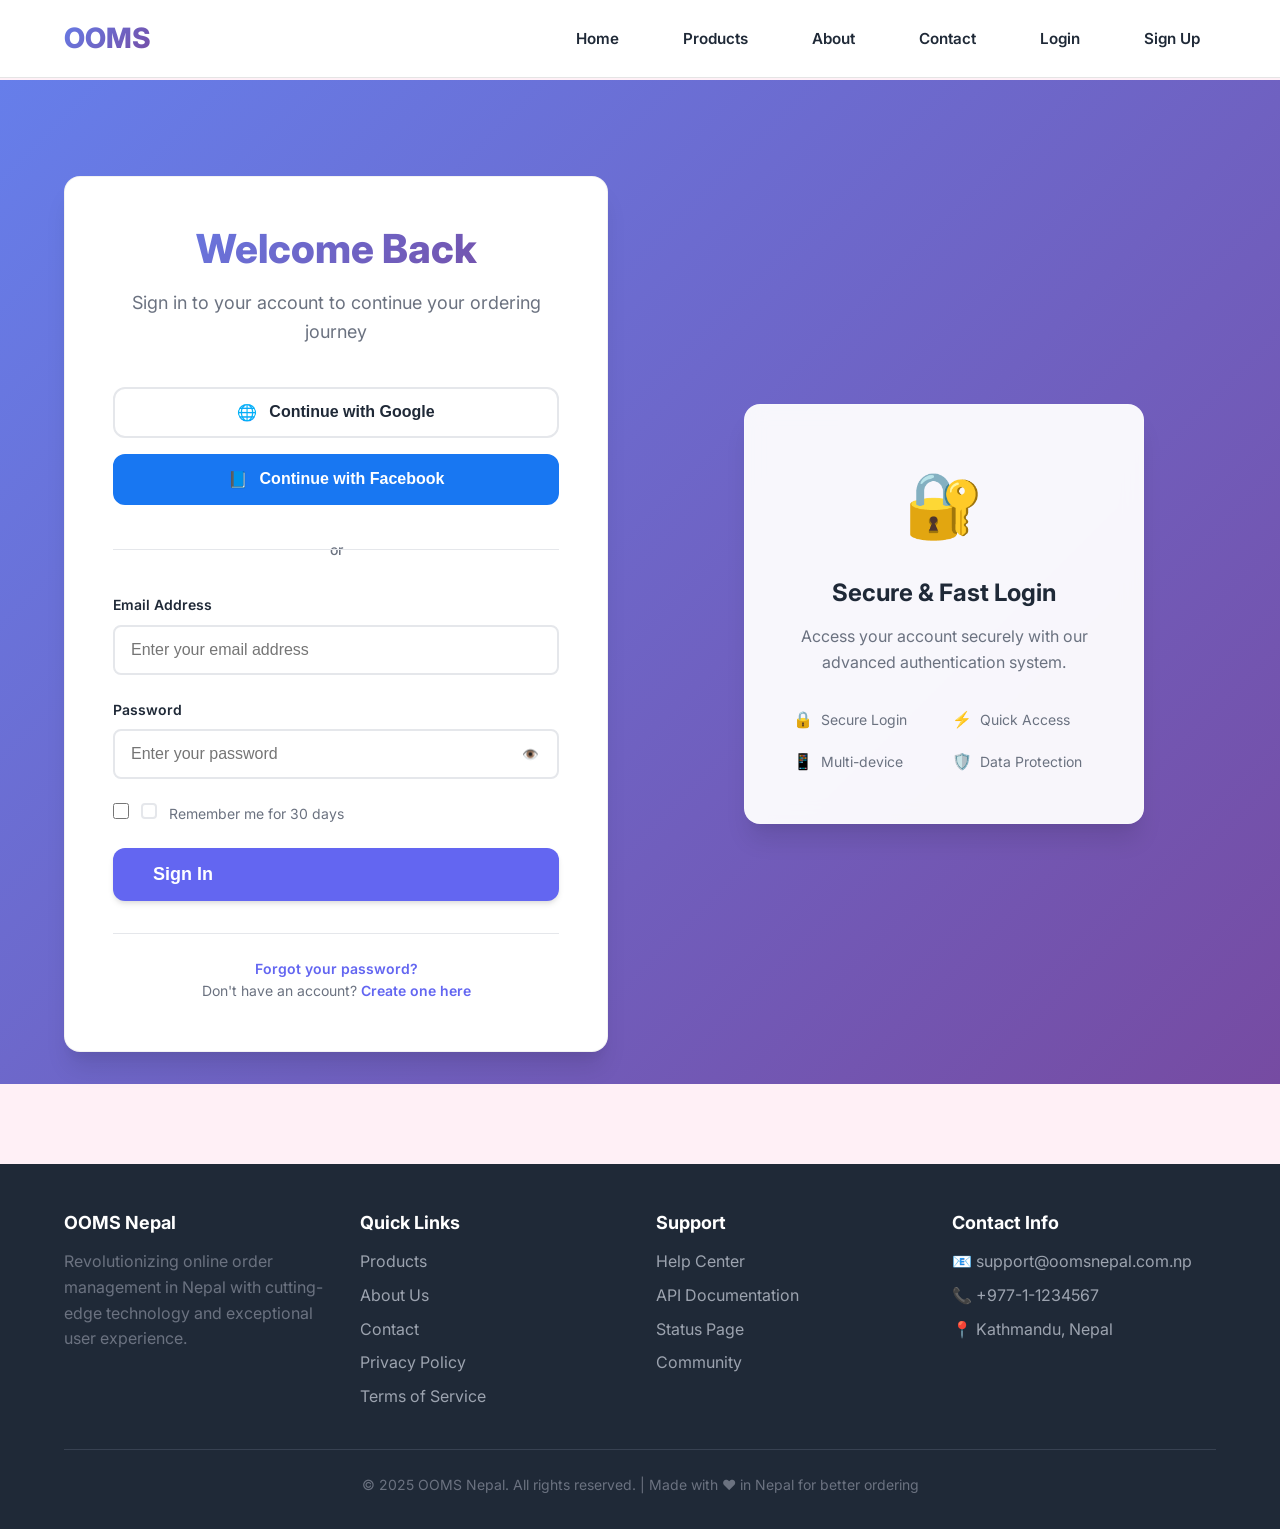
<file: target/classes/static/login.html>
<!DOCTYPE html>
<html lang="en">
<head>
    <meta charset="UTF-8" />
    <meta name="viewport" content="width=device-width, initial-scale=1" />
    <title>Welcome Back - OOMS</title>
    <link rel="stylesheet" href="css/style.css" />
    <link href="https://fonts.googleapis.com/css2?family=Inter:wght@300;400;500;600;700;800&display=swap" rel="stylesheet" />
</head>
<body class="login">
    <!-- Header -->
    <header id="main-header">
        <div class="container">
            <a href="index.html" class="logo">OOMS</a>
            <nav>
                <ul>
                    <li><a href="index.html">Home</a></li>
                    <li><a href="products.html">Products</a></li>
                    <li><a href="about.html">About</a></li>
                    <li><a href="contact.html">Contact</a></li>
                    <li><a href="login.html" class="active">Login</a></li>
                    <li><a href="signup.html">Sign Up</a></li>
                </ul>
            </nav>
        </div>
    </header>

    <main>
        <!-- Hero Section -->
        <section class="auth-hero">
            <div class="container">
                <div class="auth-content">
                    <div class="auth-form-container">
                        <div class="auth-header">
                            <h1>Welcome Back</h1>
                            <p>Sign in to your account to continue your ordering journey</p>
                        </div>

                        <!-- Social Login Options -->
                        <div class="social-login">
                            <button class="social-btn google-btn">
                                <span class="social-icon">🌐</span>
                                Continue with Google
                            </button>
                            <button class="social-btn facebook-btn">
                                <span class="social-icon">📘</span>
                                Continue with Facebook
                            </button>
                        </div>

                        <div class="divider">
                            <span>or</span>
                        </div>

                        <!-- Login Form -->
                        <form id="loginForm" class="auth-form">
                            <div class="form-group">
                                <label for="email" class="form-label">Email Address</label>
                                <input type="email" id="email" name="email" class="form-input" placeholder="Enter your email address" required />
                            </div>

                            <div class="form-group">
                                <label for="password" class="form-label">Password</label>
                                <div class="password-input-container">
                                    <input type="password" id="password" name="password" class="form-input" placeholder="Enter your password" required />
                                    <button type="button" class="password-toggle" id="passwordToggle">
                                        <span class="eye-icon">👁️</span>
                                    </button>
                                </div>
                            </div>

                            <div class="form-group checkbox-group">
                                <label class="checkbox-label">
                                    <input type="checkbox" id="remember" name="remember" />
                                    <span class="checkmark"></span>
                                    Remember me for 30 days
                                </label>
                            </div>

                            <button type="submit" class="btn btn-primary btn-lg btn-full">Sign In</button>
                        </form>

                        <div class="auth-footer">
                            <p><a href="#" class="link" id="forgotPassword">Forgot your password?</a></p>
                            <p>Don't have an account? <a href="signup.html" class="link">Create one here</a></p>
                        </div>
                    </div>

                    <div class="auth-visual">
                        <div class="welcome-card">
                            <div class="welcome-icon">🔐</div>
                            <h3>Secure & Fast Login</h3>
                            <p>Access your account securely with our advanced authentication system.</p>
                            <div class="benefits-list">
                                <div class="benefit-item">
                                    <span class="benefit-icon">🔒</span>
                                    <span>Secure Login</span>
                                </div>
                                <div class="benefit-item">
                                    <span class="benefit-icon">⚡</span>
                                    <span>Quick Access</span>
                                </div>
                                <div class="benefit-item">
                                    <span class="benefit-icon">📱</span>
                                    <span>Multi-device</span>
                                </div>
                                <div class="benefit-item">
                                    <span class="benefit-icon">🛡️</span>
                                    <span>Data Protection</span>
                                </div>
                            </div>
                        </div>
                    </div>
                </div>
            </div>
        </section>
    </main>

    <!-- Footer -->
    <footer>
        <div class="container">
            <div class="footer-content">
                <div class="footer-section">
                    <h3>OOMS Nepal</h3>
                    <p>Revolutionizing online order management in Nepal with cutting-edge technology and exceptional user experience.</p>
                </div>
                <div class="footer-section">
                    <h3>Quick Links</h3>
                    <ul>
                        <li><a href="products.html">Products</a></li>
                        <li><a href="about.html">About Us</a></li>
                        <li><a href="contact.html">Contact</a></li>
                        <li><a href="#">Privacy Policy</a></li>
                        <li><a href="#">Terms of Service</a></li>
                    </ul>
                </div>
                <div class="footer-section">
                    <h3>Support</h3>
                    <ul>
                        <li><a href="#">Help Center</a></li>
                        <li><a href="#">API Documentation</a></li>
                        <li><a href="#">Status Page</a></li>
                        <li><a href="#">Community</a></li>
                    </ul>
                </div>
                <div class="footer-section">
                    <h3>Contact Info</h3>
                    <ul>
                        <li>📧 support@oomsnepal.com.np</li>
                        <li>📞 +977-1-1234567</li>
                        <li>📍 Kathmandu, Nepal</li>
                    </ul>
                </div>
            </div>
            <div class="footer-bottom">
                <p>&copy; 2025 OOMS Nepal. All rights reserved. | Made with ❤️ in Nepal for better ordering</p>
            </div>
        </div>
    </footer>

    <!-- Forgot Password Modal -->
    <div id="forgotPasswordModal" class="modal">
        <div class="modal-content">
            <div class="modal-header">
                <h3>Reset Your Password</h3>
                <button class="modal-close" id="modalClose">&times;</button>
            </div>
            <div class="modal-body">
                <p>Enter your email address and we'll send you a link to reset your password.</p>
                <form id="forgotPasswordForm">
                    <div class="form-group">
                        <label for="resetEmail" class="form-label">Email Address</label>
                        <input type="email" id="resetEmail" name="resetEmail" class="form-input" placeholder="Enter your email" required />
                    </div>
                    <button type="submit" class="btn btn-primary btn-full">Send Reset Link</button>
                </form>
            </div>
        </div>
    </div>

    <script src="js/app.js"></script>
    <script>
        // Header scroll effect
        window.addEventListener('scroll', function() {
            const header = document.getElementById('main-header');
            if (window.scrollY > 50) {
                header.classList.add('scrolled');
            } else {
                header.classList.remove('scrolled');
            }
        });

        // Password toggle functionality
        document.getElementById('passwordToggle').addEventListener('click', function() {
            const passwordInput = document.getElementById('password');
            const eyeIcon = this.querySelector('.eye-icon');

            if (passwordInput.type === 'password') {
                passwordInput.type = 'text';
                eyeIcon.textContent = '🙈';
            } else {
                passwordInput.type = 'password';
                eyeIcon.textContent = '👁️';
            }
        });

        // Forgot password modal
        const forgotPasswordLink = document.getElementById('forgotPassword');
        const modal = document.getElementById('forgotPasswordModal');
        const modalClose = document.getElementById('modalClose');

        forgotPasswordLink.addEventListener('click', function(e) {
            e.preventDefault();
            modal.style.display = 'flex';
        });

        modalClose.addEventListener('click', function() {
            modal.style.display = 'none';
        });

        window.addEventListener('click', function(e) {
            if (e.target === modal) {
                modal.style.display = 'none';
            }
        });

        // Form submission
        document.getElementById('loginForm').addEventListener('submit', async function(e) {
            e.preventDefault();

            const email = document.getElementById('email').value;
            const password = document.getElementById('password').value;
            const remember = document.getElementById('remember').checked;

            // Basic validation
            if (!email || !password) {
                alert('Please fill in all fields!');
                return;
            }

            try {
                const response = await fetch('/api/auth/login', {
                    method: 'POST',
                    headers: {
                        'Content-Type': 'application/json',
                    },
                    body: JSON.stringify({
                        email: email,
                        password: password
                    })
                });

                if (response.ok) {
                    const data = await response.json();
                    // Store JWT token and user info
                    localStorage.setItem('token', data.token);
                    localStorage.setItem('email', email);
                    localStorage.setItem('role', data.role);
                    localStorage.setItem('name', data.name);

                    alert('Login successful! Welcome back to OOMS!');

                    // Role-based redirection
                    const userRole = data.role;
                    if (userRole === 'ADMIN') {
                        window.location.href = 'admin.html';
                    } else if (userRole === 'CUSTOMER') {
                        window.location.href = 'products.html';
                    } else if (userRole === 'RESTAURANT') {
                        window.location.href = 'products.html'; // Could redirect to restaurant dashboard if available
                    } else if (userRole === 'DELIVERY_STAFF') {
                        window.location.href = 'index.html'; // Could redirect to delivery dashboard if available
                    } else {
                        window.location.href = 'index.html'; // Default fallback
                    }
                } else {
                    const error = await response.text();
                    alert('Login failed: ' + error);
                }
            } catch (error) {
                console.error('Error:', error);
                alert('An error occurred during login. Please try again.');
            }
        });

        // Forgot password form
        document.getElementById('forgotPasswordForm').addEventListener('submit', function(e) {
            e.preventDefault();

            const resetEmail = document.getElementById('resetEmail').value;

            if (!resetEmail) {
                alert('Please enter your email address!');
                return;
            }

            // Here you would send the reset request to your backend
            alert('Password reset link sent! Check your email.');
            modal.style.display = 'none';
        });
    </script>
</body>
</html>
</file>
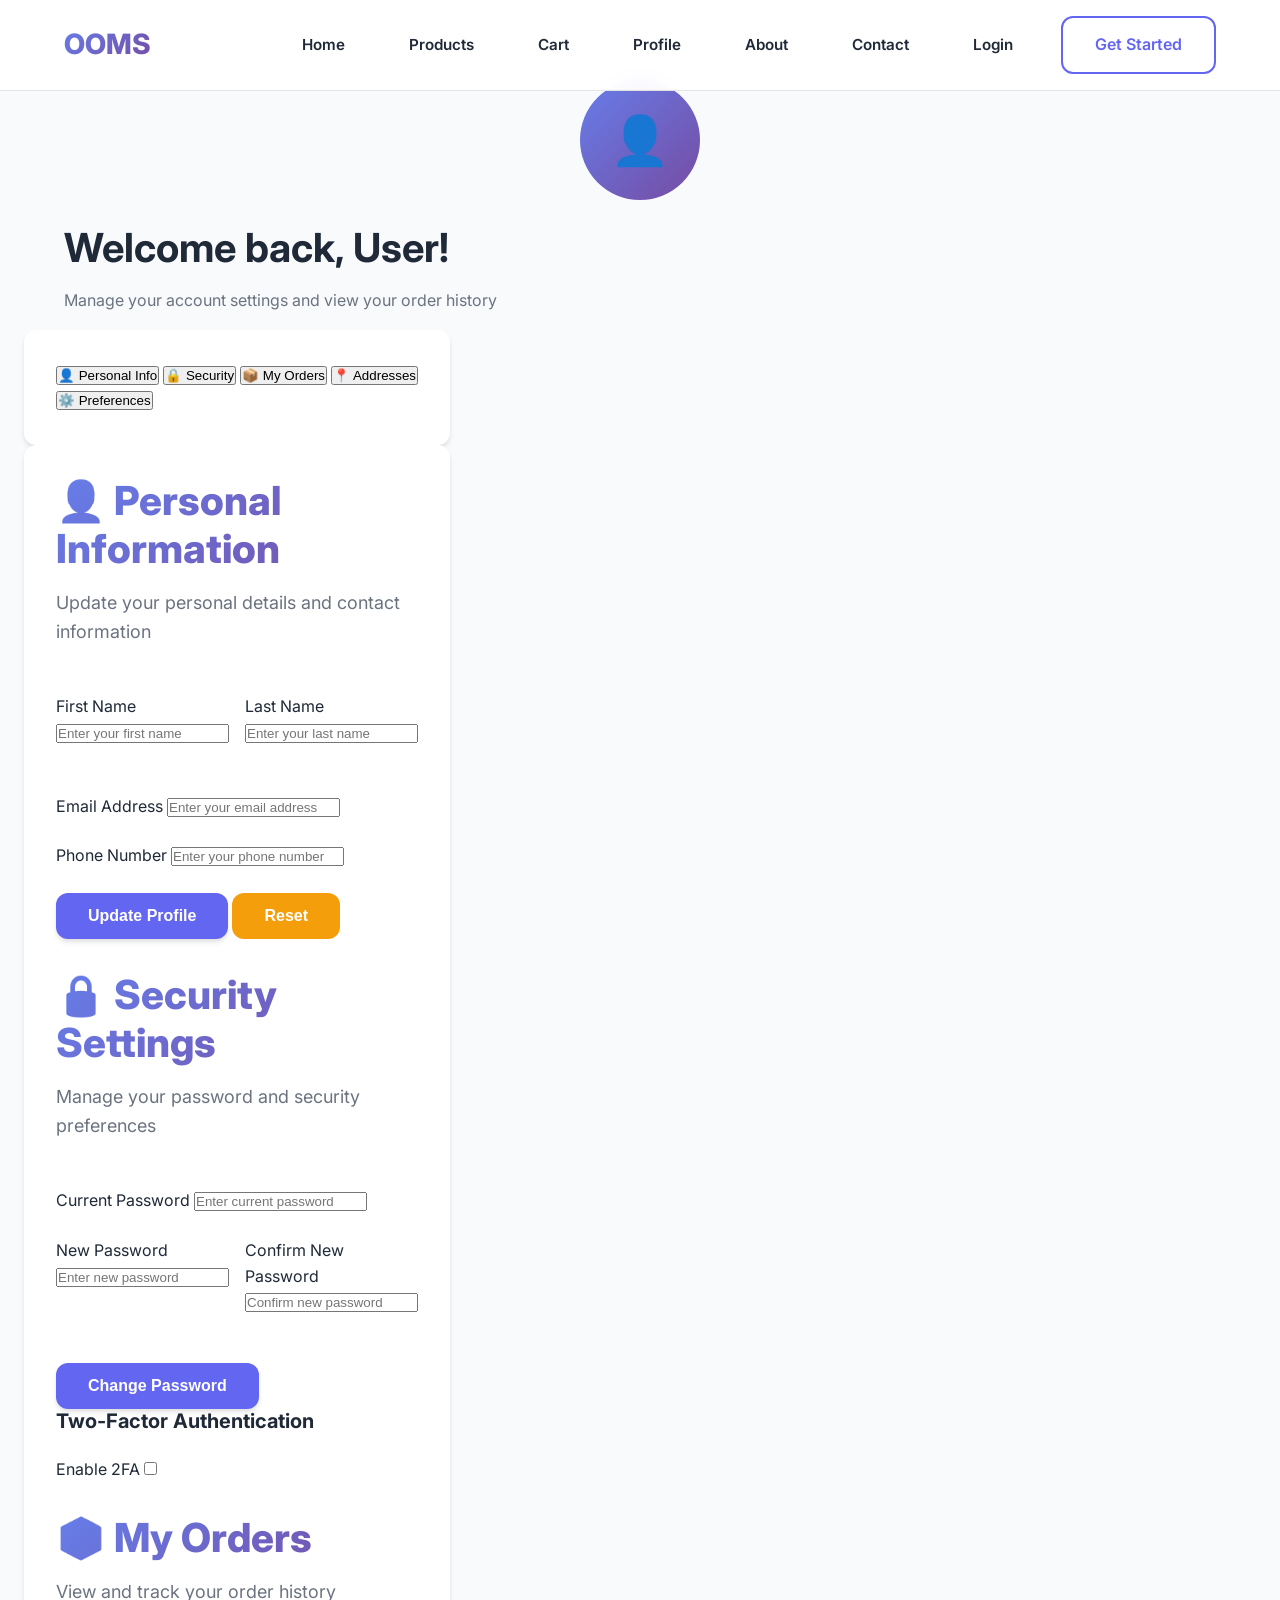
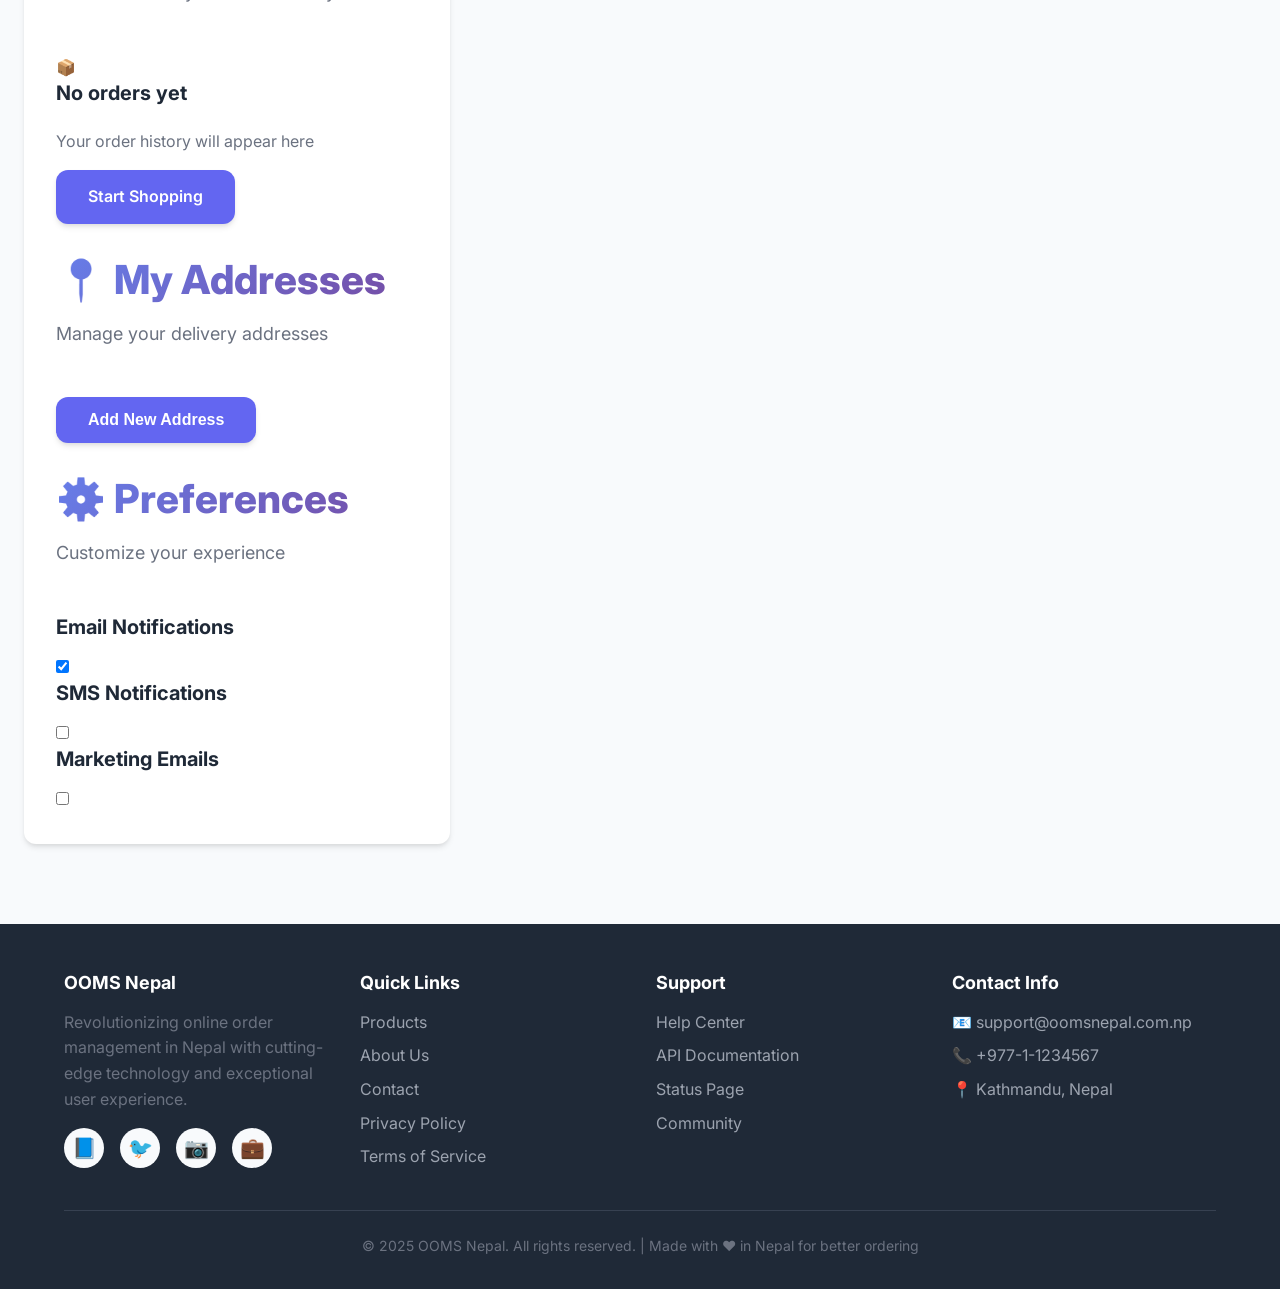
<file: target/classes/static/profile.html>
<!DOCTYPE html>
<html lang="en">
<head>
    <meta charset="UTF-8">
    <meta name="viewport" content="width=device-width, initial-scale=1.0">
    <title>My Profile - OOMS</title>
    <link rel="stylesheet" href="css/style.css">
    <link href="https://fonts.googleapis.com/css2?family=Inter:wght@300;400;500;600;700;800&display=swap" rel="stylesheet">
</head>
<body>
    <!-- Header -->
    <header id="main-header">
        <div class="container">
            <a href="index.html" class="logo">OOMS</a>
            <nav>
                <ul>
                    <li><a href="index.html">Home</a></li>
                    <li><a href="products.html">Products</a></li>
                    <li><a href="cart.html">Cart</a></li>
                    <li><a href="profile.html" class="active">Profile</a></li>
                    <li><a href="about.html">About</a></li>
                    <li><a href="contact.html">Contact</a></li>
                    <li><a href="login.html">Login</a></li>
                    <li><a href="signup.html" class="btn btn-outline">Get Started</a></li>
                </ul>
            </nav>
        </div>
    </header>

    <main>
        <!-- Profile Hero Section -->
        <section class="profile-hero">
            <div class="container">
                <div class="profile-hero-content">
                    <div class="profile-avatar">
                        <div class="avatar-circle">
                            <span id="userInitial">👤</span>
                        </div>
                    </div>
                    <h1 class="profile-title">Welcome back, <span id="userName">User</span>!</h1>
                    <p class="profile-subtitle">Manage your account settings and view your order history</p>
                </div>
            </div>
        </section>

        <!-- Profile Content -->
        <section class="profile-content">
            <div class="container">
                <div class="profile-layout">
                    <!-- Profile Sidebar -->
                    <div class="profile-sidebar">
                        <div class="sidebar-menu">
                            <button class="sidebar-item active" data-section="personal">
                                <span class="sidebar-icon">👤</span>
                                Personal Info
                            </button>
                            <button class="sidebar-item" data-section="security">
                                <span class="sidebar-icon">🔒</span>
                                Security
                            </button>
                            <button class="sidebar-item" data-section="orders">
                                <span class="sidebar-icon">📦</span>
                                My Orders
                            </button>
                            <button class="sidebar-item" data-section="addresses">
                                <span class="sidebar-icon">📍</span>
                                Addresses
                            </button>
                            <button class="sidebar-item" data-section="preferences">
                                <span class="sidebar-icon">⚙️</span>
                                Preferences
                            </button>
                        </div>
                    </div>

                    <!-- Profile Main Content -->
                    <div class="profile-main">
                        <!-- Personal Information Section -->
                        <div id="personal-section" class="profile-section active">
                            <div class="section-header">
                                <h2>👤 Personal Information</h2>
                                <p>Update your personal details and contact information</p>
                            </div>
                            <div class="section-content">
                                <form id="profileForm" class="profile-form">
                                    <div class="form-row">
                                        <div class="form-group">
                                            <label for="firstName">First Name</label>
                                            <input type="text" id="firstName" name="firstName" placeholder="Enter your first name" required>
                                        </div>
                                        <div class="form-group">
                                            <label for="lastName">Last Name</label>
                                            <input type="text" id="lastName" name="lastName" placeholder="Enter your last name" required>
                                        </div>
                                    </div>
                                    <div class="form-group">
                                        <label for="email">Email Address</label>
                                        <input type="email" id="email" name="email" placeholder="Enter your email address" required>
                                    </div>
                                    <div class="form-group">
                                        <label for="phone">Phone Number</label>
                                        <input type="tel" id="phone" name="phone" placeholder="Enter your phone number">
                                    </div>
                                    <div class="form-actions">
                                        <button type="submit" class="btn btn-primary">Update Profile</button>
                                        <button type="button" class="btn btn-secondary" onclick="resetForm()">Reset</button>
                                    </div>
                                </form>
                            </div>
                        </div>

                        <!-- Security Section -->
                        <div id="security-section" class="profile-section">
                            <div class="section-header">
                                <h2>🔒 Security Settings</h2>
                                <p>Manage your password and security preferences</p>
                            </div>
                            <div class="section-content">
                                <form id="passwordForm" class="profile-form">
                                    <div class="form-group">
                                        <label for="currentPassword">Current Password</label>
                                        <input type="password" id="currentPassword" name="currentPassword" placeholder="Enter current password" required>
                                    </div>
                                    <div class="form-row">
                                        <div class="form-group">
                                            <label for="newPassword">New Password</label>
                                            <input type="password" id="newPassword" name="newPassword" placeholder="Enter new password" required>
                                        </div>
                                        <div class="form-group">
                                            <label for="confirmNewPassword">Confirm New Password</label>
                                            <input type="password" id="confirmNewPassword" name="confirmNewPassword" placeholder="Confirm new password" required>
                                        </div>
                                    </div>
                                    <div class="form-actions">
                                        <button type="submit" class="btn btn-primary">Change Password</button>
                                    </div>
                                </form>

                                <div class="security-options">
                                    <h3>Two-Factor Authentication</h3>
                                    <div class="security-toggle">
                                        <span>Enable 2FA</span>
                                        <label class="toggle-switch">
                                            <input type="checkbox" id="twoFactorToggle">
                                            <span class="toggle-slider"></span>
                                        </label>
                                    </div>
                                </div>
                            </div>
                        </div>

                        <!-- Orders Section -->
                        <div id="orders-section" class="profile-section">
                            <div class="section-header">
                                <h2>📦 My Orders</h2>
                                <p>View and track your order history</p>
                            </div>
                            <div class="section-content">
                                <div id="ordersList" class="orders-list">
                                    <!-- Orders will be loaded here -->
                                    <div class="empty-orders">
                                        <div class="empty-orders-icon">📦</div>
                                        <h3>No orders yet</h3>
                                        <p>Your order history will appear here</p>
                                        <a href="products.html" class="btn btn-primary">Start Shopping</a>
                                    </div>
                                </div>
                            </div>
                        </div>

                        <!-- Addresses Section -->
                        <div id="addresses-section" class="profile-section">
                            <div class="section-header">
                                <h2>📍 My Addresses</h2>
                                <p>Manage your delivery addresses</p>
                            </div>
                            <div class="section-content">
                                <div class="addresses-list">
                                    <!-- Addresses will be loaded here -->
                                </div>
                                <button class="btn btn-primary" onclick="addNewAddress()">Add New Address</button>
                            </div>
                        </div>

                        <!-- Preferences Section -->
                        <div id="preferences-section" class="profile-section">
                            <div class="section-header">
                                <h2>⚙️ Preferences</h2>
                                <p>Customize your experience</p>
                            </div>
                            <div class="section-content">
                                <div class="preferences-grid">
                                    <div class="preference-item">
                                        <h4>Email Notifications</h4>
                                        <label class="toggle-switch">
                                            <input type="checkbox" id="emailNotifications" checked>
                                            <span class="toggle-slider"></span>
                                        </label>
                                    </div>
                                    <div class="preference-item">
                                        <h4>SMS Notifications</h4>
                                        <label class="toggle-switch">
                                            <input type="checkbox" id="smsNotifications">
                                            <span class="toggle-slider"></span>
                                        </label>
                                    </div>
                                    <div class="preference-item">
                                        <h4>Marketing Emails</h4>
                                        <label class="toggle-switch">
                                            <input type="checkbox" id="marketingEmails">
                                            <span class="toggle-slider"></span>
                                        </label>
                                    </div>
                                </div>
                            </div>
                        </div>
                    </div>
                </div>
            </div>
        </section>
    </main>

    <!-- Footer -->
    <footer>
        <div class="container">
            <div class="footer-content">
                <div class="footer-section">
                    <h3>OOMS Nepal</h3>
                    <p>Revolutionizing online order management in Nepal with cutting-edge technology and exceptional user experience.</p>
                    <div class="social-links">
                        <a href="#" class="social-link">📘</a>
                        <a href="#" class="social-link">🐦</a>
                        <a href="#" class="social-link">📷</a>
                        <a href="#" class="social-link">💼</a>
                    </div>
                </div>
                <div class="footer-section">
                    <h3>Quick Links</h3>
                    <ul>
                        <li><a href="products.html">Products</a></li>
                        <li><a href="about.html">About Us</a></li>
                        <li><a href="contact.html">Contact</a></li>
                        <li><a href="#">Privacy Policy</a></li>
                        <li><a href="#">Terms of Service</a></li>
                    </ul>
                </div>
                <div class="footer-section">
                    <h3>Support</h3>
                    <ul>
                        <li><a href="#">Help Center</a></li>
                        <li><a href="#">API Documentation</a></li>
                        <li><a href="#">Status Page</a></li>
                        <li><a href="#">Community</a></li>
                    </ul>
                </div>
                <div class="footer-section">
                    <h3>Contact Info</h3>
                    <ul>
                        <li>📧 support@oomsnepal.com.np</li>
                        <li>📞 +977-1-1234567</li>
                        <li>📍 Kathmandu, Nepal</li>
                    </ul>
                </div>
            </div>
            <div class="footer-bottom">
                <p>&copy; 2025 OOMS Nepal. All rights reserved. | Made with ❤️ in Nepal for better ordering</p>
            </div>
        </div>
    </footer>

    <script src="js/app.js"></script>
    <script>
        // Header scroll effect
        window.addEventListener('scroll', function() {
            const header = document.getElementById('main-header');
            if (window.scrollY > 50) {
                header.classList.add('scrolled');
            } else {
                header.classList.remove('scrolled');
            }
        });

        // Profile sidebar navigation
        document.querySelectorAll('.sidebar-item').forEach(item => {
            item.addEventListener('click', function() {
                // Remove active class from all items
                document.querySelectorAll('.sidebar-item').forEach(i => i.classList.remove('active'));
                document.querySelectorAll('.profile-section').forEach(s => s.classList.remove('active'));

                // Add active class to clicked item
                this.classList.add('active');
                const sectionId = this.getAttribute('data-section') + '-section';
                document.getElementById(sectionId).classList.add('active');
            });
        });

        // Form validation
        document.getElementById('passwordForm').addEventListener('submit', function(e) {
            const newPassword = document.getElementById('newPassword').value;
            const confirmPassword = document.getElementById('confirmNewPassword').value;

            if (newPassword !== confirmPassword) {
                e.preventDefault();
                alert('New passwords do not match!');
                return false;
            }

            if (newPassword.length < 6) {
                e.preventDefault();
                alert('Password must be at least 6 characters long!');
                return false;
            }
        });

        function resetForm() {
            document.getElementById('profileForm').reset();
        }

        function addNewAddress() {
            alert('Add new address functionality will be implemented soon!');
        }
    </script>
</body>
</html>
</file>
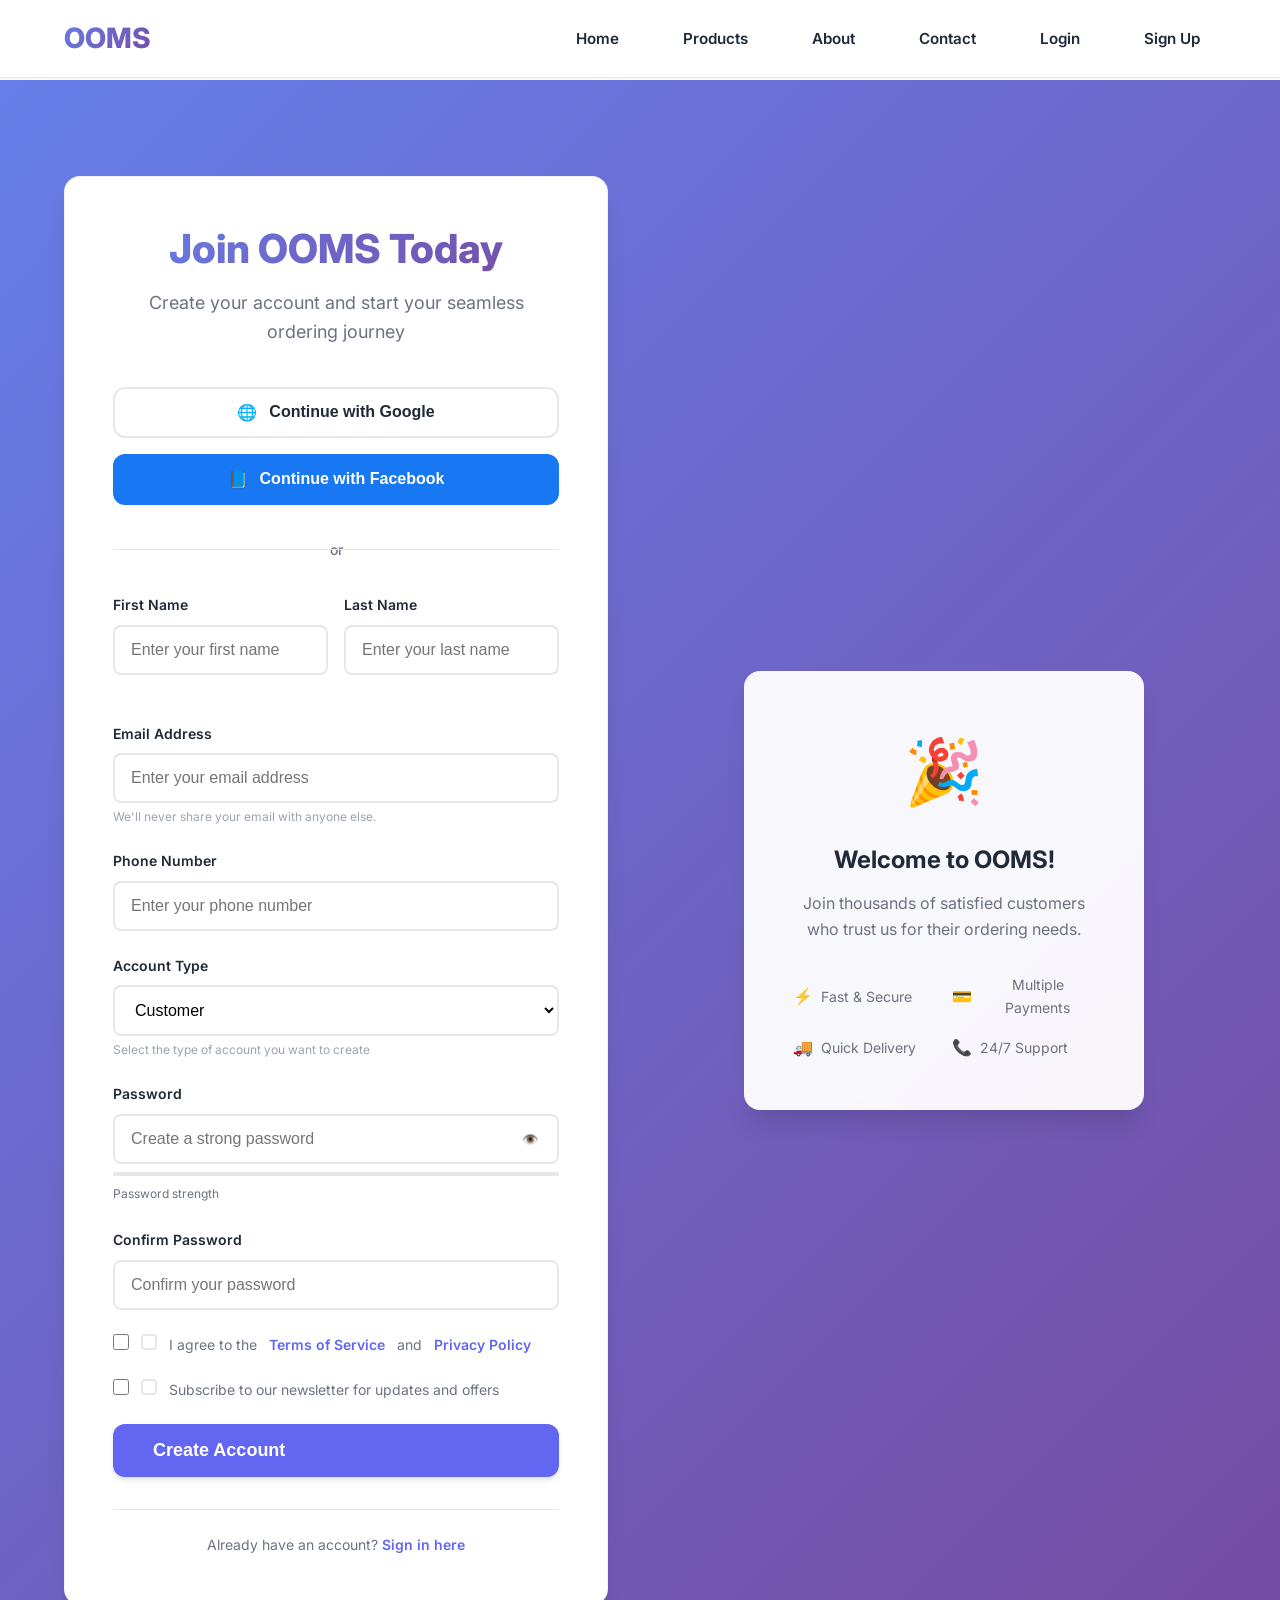
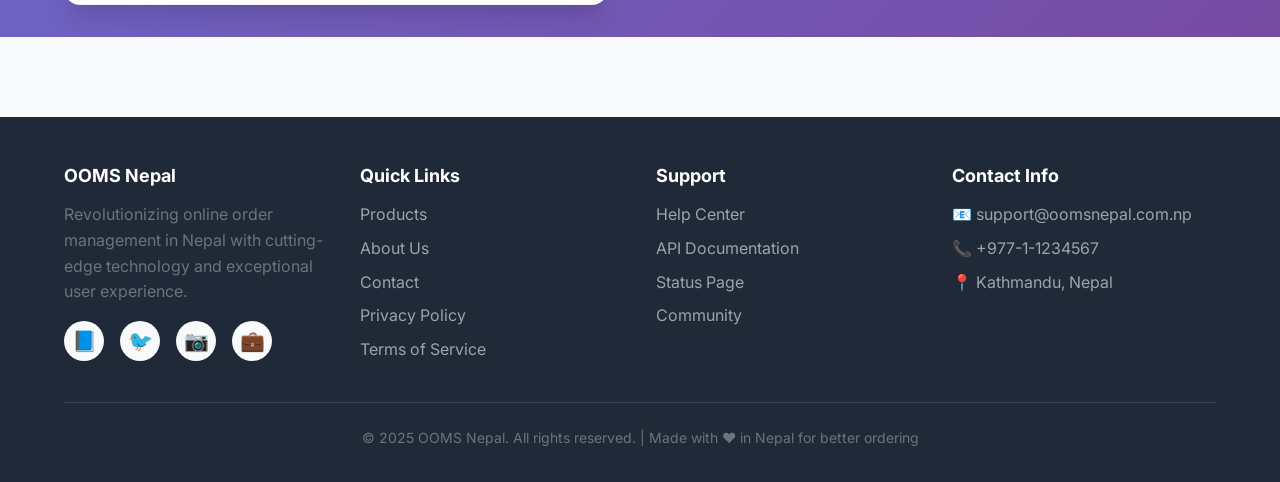
<file: target/classes/static/signup.html>
<!DOCTYPE html>
<html lang="en">
<head>
    <meta charset="UTF-8" />
    <meta name="viewport" content="width=device-width, initial-scale=1" />
    <title>Join OOMS - Create Your Account</title>
    <link rel="stylesheet" href="css/style.css" />
    <link href="https://fonts.googleapis.com/css2?family=Inter:wght@300;400;500;600;700;800&display=swap" rel="stylesheet" />
</head>
<body>
    <!-- Header -->
    <header id="main-header">
        <div class="container">
            <a href="index.html" class="logo">OOMS</a>
            <nav>
                <ul>
                    <li><a href="index.html">Home</a></li>
                    <li><a href="products.html">Products</a></li>
                    <li><a href="about.html">About</a></li>
                    <li><a href="contact.html">Contact</a></li>
                    <li><a href="login.html">Login</a></li>
                    <li><a href="signup.html" class="active">Sign Up</a></li>
                </ul>
            </nav>
        </div>
    </header>

    <main>
        <!-- Hero Section -->
        <section class="auth-hero">
            <div class="container">
                <div class="auth-content">
                    <div class="auth-form-container">
                        <div class="auth-header">
                            <h1>Join OOMS Today</h1>
                            <p>Create your account and start your seamless ordering journey</p>
                        </div>

                        <!-- Social Login Options -->
                        <div class="social-login">
                            <button class="social-btn google-btn">
                                <span class="social-icon">🌐</span>
                                Continue with Google
                            </button>
                            <button class="social-btn facebook-btn">
                                <span class="social-icon">📘</span>
                                Continue with Facebook
                            </button>
                        </div>

                        <div class="divider">
                            <span>or</span>
                        </div>

                        <!-- Registration Form -->
                        <form id="signupForm" class="auth-form">
                            <div class="form-row">
                                <div class="form-group">
                                    <label for="firstName" class="form-label">First Name</label>
                                    <input type="text" id="firstName" name="firstName" class="form-input" placeholder="Enter your first name" required />
                                </div>
                                <div class="form-group">
                                    <label for="lastName" class="form-label">Last Name</label>
                                    <input type="text" id="lastName" name="lastName" class="form-input" placeholder="Enter your last name" required />
                                </div>
                            </div>

                            <div class="form-group">
                                <label for="email" class="form-label">Email Address</label>
                                <input type="email" id="email" name="email" class="form-input" placeholder="Enter your email address" required />
                                <div class="form-hint">We'll never share your email with anyone else.</div>
                            </div>

                            <div class="form-group">
                                <label for="phone" class="form-label">Phone Number</label>
                                <input type="tel" id="phone" name="phone" class="form-input" placeholder="Enter your phone number" required />
                            </div>

                            <div class="form-group">
                                <label for="role" class="form-label">Account Type</label>
                                <select id="role" name="role" class="form-input" required>
                                    <option value="CUSTOMER">Customer</option>
                                    <option value="RESTAURANT">Restaurant Owner</option>
                                    <option value="DELIVERY_STAFF">Delivery Staff</option>
                                </select>
                                <div class="form-hint">Select the type of account you want to create</div>
                            </div>

                            <div class="form-group">
                                <label for="password" class="form-label">Password</label>
                                <div class="password-input-container">
                                    <input type="password" id="password" name="password" class="form-input" placeholder="Create a strong password" required />
                                    <button type="button" class="password-toggle" id="passwordToggle">
                                        <span class="eye-icon">👁️</span>
                                    </button>
                                </div>
                                <div class="password-strength">
                                    <div class="strength-meter">
                                        <div class="strength-fill" id="strengthFill"></div>
                                    </div>
                                    <span class="strength-text" id="strengthText">Password strength</span>
                                </div>
                            </div>

                            <div class="form-group">
                                <label for="confirmPassword" class="form-label">Confirm Password</label>
                                <input type="password" id="confirmPassword" name="confirmPassword" class="form-input" placeholder="Confirm your password" required />
                                <div class="form-error" id="passwordMatchError"></div>
                            </div>

                            <div class="form-group checkbox-group">
                                <label class="checkbox-label">
                                    <input type="checkbox" id="terms" name="terms" required />
                                    <span class="checkmark"></span>
                                    I agree to the <a href="#" class="link">Terms of Service</a> and <a href="#" class="link">Privacy Policy</a>
                                </label>
                            </div>

                            <div class="form-group checkbox-group">
                                <label class="checkbox-label">
                                    <input type="checkbox" id="newsletter" name="newsletter" />
                                    <span class="checkmark"></span>
                                    Subscribe to our newsletter for updates and offers
                                </label>
                            </div>

                            <button type="submit" class="btn btn-primary btn-lg btn-full">Create Account</button>
                        </form>

                        <div class="auth-footer">
                            <p>Already have an account? <a href="login.html" class="link">Sign in here</a></p>
                        </div>
                    </div>

                    <div class="auth-visual">
                        <div class="welcome-card">
                            <div class="welcome-icon">🎉</div>
                            <h3>Welcome to OOMS!</h3>
                            <p>Join thousands of satisfied customers who trust us for their ordering needs.</p>
                            <div class="benefits-list">
                                <div class="benefit-item">
                                    <span class="benefit-icon">⚡</span>
                                    <span>Fast & Secure</span>
                                </div>
                                <div class="benefit-item">
                                    <span class="benefit-icon">💳</span>
                                    <span>Multiple Payments</span>
                                </div>
                                <div class="benefit-item">
                                    <span class="benefit-icon">🚚</span>
                                    <span>Quick Delivery</span>
                                </div>
                                <div class="benefit-item">
                                    <span class="benefit-icon">📞</span>
                                    <span>24/7 Support</span>
                                </div>
                            </div>
                        </div>
                    </div>
                </div>
            </div>
        </section>
    </main>

    <!-- Footer -->
    <footer>
        <div class="container">
            <div class="footer-content">
                <div class="footer-section">
                    <h3>OOMS Nepal</h3>
                    <p>Revolutionizing online order management in Nepal with cutting-edge technology and exceptional user experience.</p>
                    <div class="social-links">
                        <a href="#" class="social-link">📘</a>
                        <a href="#" class="social-link">🐦</a>
                        <a href="#" class="social-link">📷</a>
                        <a href="#" class="social-link">💼</a>
                    </div>
                </div>
                <div class="footer-section">
                    <h3>Quick Links</h3>
                    <ul>
                        <li><a href="products.html">Products</a></li>
                        <li><a href="about.html">About Us</a></li>
                        <li><a href="contact.html">Contact</a></li>
                        <li><a href="#">Privacy Policy</a></li>
                        <li><a href="#">Terms of Service</a></li>
                    </ul>
                </div>
                <div class="footer-section">
                    <h3>Support</h3>
                    <ul>
                        <li><a href="#">Help Center</a></li>
                        <li><a href="#">API Documentation</a></li>
                        <li><a href="#">Status Page</a></li>
                        <li><a href="#">Community</a></li>
                    </ul>
                </div>
                <div class="footer-section">
                    <h3>Contact Info</h3>
                    <ul>
                        <li>📧 support@oomsnepal.com.np</li>
                        <li>📞 +977-1-1234567</li>
                        <li>📍 Kathmandu, Nepal</li>
                    </ul>
                </div>
            </div>
            <div class="footer-bottom">
                <p>&copy; 2025 OOMS Nepal. All rights reserved. | Made with ❤️ in Nepal for better ordering</p>
            </div>
        </div>
    </footer>

    <script src="js/app.js"></script>
    <script>
        // Header scroll effect
        window.addEventListener('scroll', function() {
            const header = document.getElementById('main-header');
            if (window.scrollY > 50) {
                header.classList.add('scrolled');
            } else {
                header.classList.remove('scrolled');
            }
        });

        // Password toggle functionality
        document.getElementById('passwordToggle').addEventListener('click', function() {
            const passwordInput = document.getElementById('password');
            const eyeIcon = this.querySelector('.eye-icon');

            if (passwordInput.type === 'password') {
                passwordInput.type = 'text';
                eyeIcon.textContent = '🙈';
            } else {
                passwordInput.type = 'password';
                eyeIcon.textContent = '👁️';
            }
        });

        // Password strength checker
        document.getElementById('password').addEventListener('input', function() {
            const password = this.value;
            const strengthFill = document.getElementById('strengthFill');
            const strengthText = document.getElementById('strengthText');

            let strength = 0;
            let feedback = [];

            if (password.length >= 8) strength++;
            else feedback.push('At least 8 characters');

            if (/[a-z]/.test(password)) strength++;
            else feedback.push('Lowercase letter');

            if (/[A-Z]/.test(password)) strength++;
            else feedback.push('Uppercase letter');

            if (/[0-9]/.test(password)) strength++;
            else feedback.push('Number');

            if (/[^A-Za-z0-9]/.test(password)) strength++;
            else feedback.push('Special character');

            const percentage = (strength / 5) * 100;
            strengthFill.style.width = percentage + '%';

            if (strength < 2) {
                strengthFill.style.background = '#ef4444';
                strengthText.textContent = 'Weak password';
            } else if (strength < 4) {
                strengthFill.style.background = '#f59e0b';
                strengthText.textContent = 'Medium password';
            } else {
                strengthFill.style.background = '#10b981';
                strengthText.textContent = 'Strong password';
            }
        });

        // Password confirmation validation
        document.getElementById('confirmPassword').addEventListener('input', function() {
            const password = document.getElementById('password').value;
            const confirmPassword = this.value;
            const errorDiv = document.getElementById('passwordMatchError');

            if (confirmPassword && password !== confirmPassword) {
                errorDiv.textContent = 'Passwords do not match';
                this.classList.add('error');
            } else {
                errorDiv.textContent = '';
                this.classList.remove('error');
            }
        });

        // Form submission
        document.getElementById('signupForm').addEventListener('submit', async function(e) {
            e.preventDefault();

            // Basic validation
            const password = document.getElementById('password').value;
            const confirmPassword = document.getElementById('confirmPassword').value;

            if (password !== confirmPassword) {
                alert('Passwords do not match!');
                return;
            }

            if (password.length < 8) {
                alert('Password must be at least 8 characters long!');
                return;
            }

            const firstName = document.getElementById('firstName').value;
            const lastName = document.getElementById('lastName').value;
            const email = document.getElementById('email').value;
            const phone = document.getElementById('phone').value;
            const role = document.getElementById('role').value;

            try {
                const response = await fetch('/api/auth/register', {
                    method: 'POST',
                    headers: {
                        'Content-Type': 'application/json',
                    },
                    body: JSON.stringify({
                        name: firstName + ' ' + lastName,
                        email: email,
                        password: password,
                        phone: phone,
                        role: role
                    })
                });

                if (response.ok) {
                    const data = await response.json();
                    alert('Account created successfully! Welcome to OOMS!');
                    window.location.href = 'login.html';
                } else {
                    const error = await response.text();
                    alert('Registration failed: ' + error);
                }
            } catch (error) {
                console.error('Error:', error);
                alert('An error occurred during registration. Please try again.');
            }
        });
    </script>
</body>
</html>
</file>
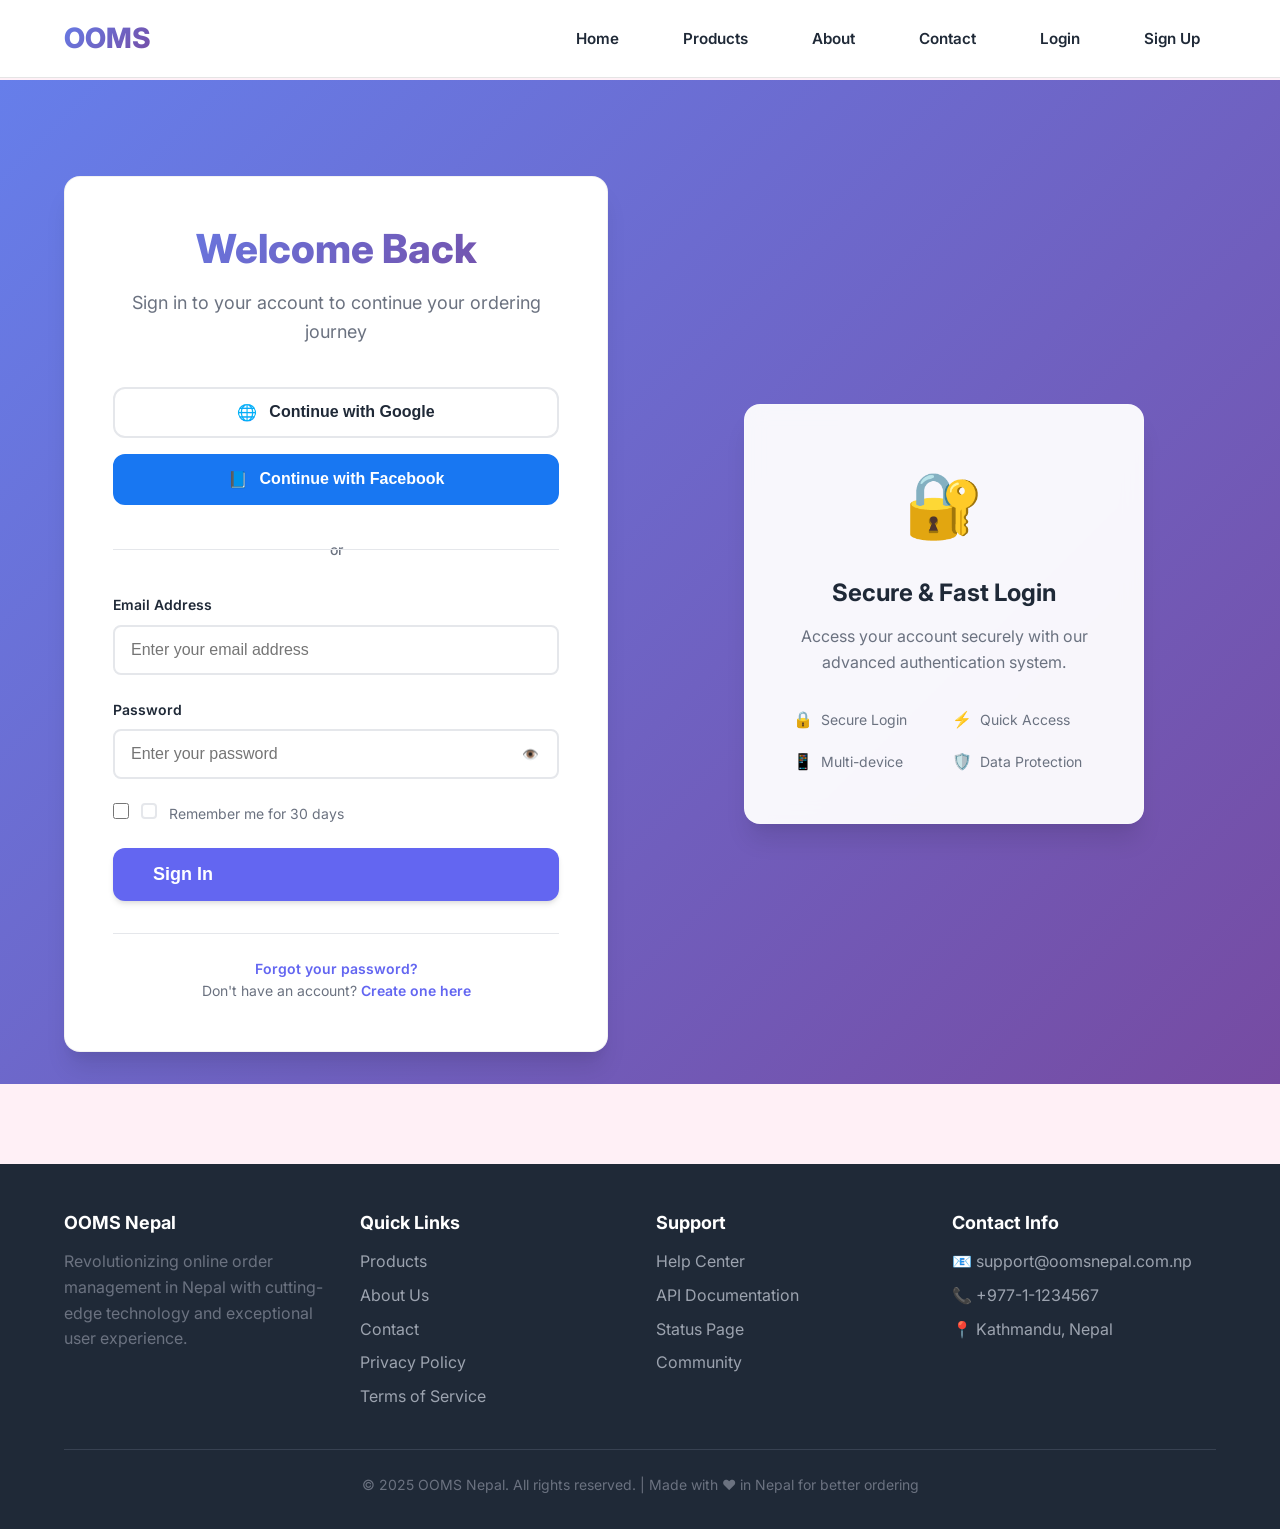
<file: target/classes/static/users.html>
<!DOCTYPE html>
<html lang="en">
<head>
  <meta charset="UTF-8" />
  <meta name="viewport" content="width=device-width, initial-scale=1" />
  <title>Admin - User Management</title>
  <link href="https://fonts.googleapis.com/css2?family=Poppins:wght@400;600&display=swap" rel="stylesheet" />
  <style>
    body {
      font-family: 'Poppins', sans-serif;
      margin: 0;
      background: #1e1e2f;
      color: #fff;
    }
    header {
      background: #27293d;
      padding: 1rem 2rem;
      display: flex;
      justify-content: space-between;
      align-items: center;
      box-shadow: 0 2px 10px rgba(0,0,0,0.5);
    }
    header h1 {
      margin: 0;
      font-weight: 600;
      font-size: 1.5rem;
      letter-spacing: 2px;
      color: #7f5af0;
    }
    nav a {
      color: #bbb;
      margin-left: 1.5rem;
      text-decoration: none;
      font-weight: 500;
      transition: color 0.3s ease;
    }
    nav a:hover {
      color: #7f5af0;
    }
    main {
      padding: 2rem;
    }
    .section {
      background: #2a2c42;
      border-radius: 15px;
      padding: 1.5rem;
      margin-bottom: 2rem;
      box-shadow: 0 8px 20px rgba(127, 90, 240, 0.3);
    }
    .section h2 {
      margin-top: 0;
      font-weight: 600;
      font-size: 1.2rem;
      color: #7f5af0;
      margin-bottom: 1rem;
    }
    button {
      background: #7f5af0;
      border: none;
      padding: 0.6rem 1.2rem;
      border-radius: 8px;
      color: white;
      font-weight: 600;
      cursor: pointer;
      transition: background 0.3s ease;
    }
    button:hover {
      background: #5a3dbd;
    }
    table {
      width: 100%;
      border-collapse: separate;
      border-spacing: 0 12px;
      margin-top: 1rem;
      color: #ddd;
    }
    th, td {
      padding: 12px 15px;
      background: #3a3c57;
      border-radius: 10px;
      text-align: left;
    }
    th {
      color: #7f5af0;
      font-weight: 600;
    }
    tr:hover td {
      background: #5a3dbd;
      color: #fff;
      cursor: pointer;
    }
    .status {
      padding: 5px 10px;
      border-radius: 20px;
      font-weight: 600;
      font-size: 0.85rem;
      text-transform: uppercase;
      display: inline-block;
    }
    .status.active {
      background: #28a745;
      color: #fff;
    }
    .status.inactive {
      background: #dc3545;
      color: #fff;
    }
    .modal {
      display: none;
      position: fixed;
      z-index: 1100;
      left: 0;
      top: 0;
      width: 100%;
      height: 100%;
      background-color: rgba(0,0,0,0.7);
      backdrop-filter: blur(5px);
      justify-content: center;
      align-items: center;
    }
    .modal-content {
      background: #27293d;
      padding: 2rem;
      border-radius: 15px;
      width: 90%;
      max-width: 600px;
      box-shadow: 0 10px 30px rgba(127, 90, 240, 0.5);
      position: relative;
    }
    .close-btn {
      position: absolute;
      top: 15px;
      right: 20px;
      font-size: 1.5rem;
      color: #bbb;
      cursor: pointer;
      transition: color 0.3s ease;
    }
    .close-btn:hover {
      color: #fff;
    }
    label {
      display: block;
      margin-bottom: 0.5rem;
      font-weight: 600;
      color: #bbb;
    }
    input, select, textarea {
      width: 100%;
      padding: 0.6rem;
      border-radius: 8px;
      border: none;
      margin-bottom: 1rem;
      background: #3a3c57;
      color: #eee;
      font-size: 1rem;
      font-family: 'Poppins', sans-serif;
    }
    input:focus, select:focus, textarea:focus {
      outline: 2px solid #7f5af0;
      background: #4a4c67;
    }
  </style>
</head>
<body>
  <header>
    <h1>OOMS Admin</h1>
    <nav>
      <a href="admin.html">Dashboard</a>
      <a href="products.html">Products</a>
      <a href="users.html">Users</a>
      <a href="#" id="logoutBtn">Logout</a>
    </nav>
  </header>
  <main>
    <section class="section">
      <h2>Manage Users</h2>
      <button id="addUserBtn">Add New User</button>
      <div id="usersTable"></div>
    </section>
  </main>

  <!-- Modal for Add/Edit User -->
  <div id="userModal" class="modal">
    <div class="modal-content">
      <span class="close-btn" id="closeModalBtn">&times;</span>
      <h2 id="modalTitle">Add User</h2>
      <form id="userForm">
        <input type="hidden" id="userId" />
        <label for="userName">Name</label>
        <input type="text" id="userName" required />
        <label for="userEmail">Email</label>
        <input type="email" id="userEmail" required />
        <label for="userPassword">Password</label>
        <input type="password" id="userPassword" required />
        <label for="userRole">Role</label>
        <select id="userRole" required>
          <option value="">Select Role</option>
          <option value="CUSTOMER">Customer</option>
          <option value="ADMIN">Admin</option>
          <option value="DELIVERY_STAFF">Delivery Staff</option>
        </select>
        <button type="submit">Save User</button>
      </form>
    </div>
  </div>

  <script src="js/admin.js"></script>
  <script>
    // Modal open/close handlers
    const userModal = document.getElementById('userModal');
    const closeModalBtn = document.getElementById('closeModalBtn');
    const addUserBtn = document.getElementById('addUserBtn');

    addUserBtn.addEventListener('click', () => {
      userModal.style.display = 'flex';
      document.getElementById('modalTitle').textContent = 'Add User';
      document.getElementById('userForm').reset();
      document.getElementById('userId').value = '';
    });

    closeModalBtn.addEventListener('click', () => {
      userModal.style.display = 'none';
    });

    window.addEventListener('click', (event) => {
      if (event.target === userModal) {
        userModal.style.display = 'none';
      }
    });

    // Load users table
    async function loadUsersTable() {
      try {
        const response = await fetch('http://localhost:8080/api/admin/users', {
          headers: {
            'Authorization': `Bearer ${localStorage.getItem('token')}`
          }
        });
        if (response.ok) {
          const users = await response.json();
          displayUsersTable(users);
        } else {
          showAdminMessage('Failed to load users', 'error');
        }
      } catch (error) {
        showAdminMessage('Network error. Please try again.', 'error');
      }
    }

    function displayUsersTable(users) {
      const container = document.getElementById('usersTable');
      if (!container) return;

      let html = `<table>
        <thead>
          <tr>
            <th>ID</th><th>Name</th><th>Email</th><th>Role</th><th>Status</th><th>Actions</th>
          </tr>
        </thead>
        <tbody>`;

      users.forEach(user => {
        const statusBadge = user.enabled ? 'Active' : 'Inactive';
        const statusClass = user.enabled ? 'active' : 'inactive';

        html += `<tr>
          <td>${user.id}</td>
          <td>${user.name}</td>
          <td>${user.email}</td>
          <td>${user.role}</td>
          <td><span class="status ${statusClass}">${statusBadge}</span></td>
          <td>
            <button class="btn btn-small btn-edit" onclick="openEditUserModal(${user.id})">Edit</button>
            <button class="btn btn-small btn-delete" onclick="deleteUser(${user.id})">Delete</button>
          </td>
        </tr>`;
      });

      html += `</tbody></table>`;
      container.innerHTML = html;
    }

    // Open modal for editing user
    function openEditUserModal(userId) {
      fetch(`http://localhost:8080/api/admin/users/${userId}`, {
        headers: {
          'Authorization': `Bearer ${localStorage.getItem('token')}`
        }
      })
      .then(res => res.json())
      .then(user => {
        document.getElementById('userId').value = user.id;
        document.getElementById('userName').value = user.name;
        document.getElementById('userEmail').value = user.email;
        document.getElementById('userPassword').value = ''; // Don't populate password
        document.getElementById('userRole').value = user.role;
        document.getElementById('modalTitle').textContent = 'Edit User';
        userModal.style.display = 'flex';
      })
      .catch(() => showAdminMessage('Failed to load user details', 'error'));
    }

    // Save user
    document.getElementById('userForm').addEventListener('submit', async function(event) {
      event.preventDefault();

      const userId = document.getElementById('userId').value;
      const name = document.getElementById('userName').value;
      const email = document.getElementById('userEmail').value;
      const password = document.getElementById('userPassword').value;
      const role = document.getElementById('userRole').value;

      if (!name || !email || !role || (!userId && !password)) {
        showAdminMessage('Please fill all required fields', 'error');
        return;
      }

      const userData = { name, email, role };
      if (password) userData.password = password;

      try {
        let response;
        if (userId) {
          response = await fetch(`http://localhost:8080/api/admin/users/${userId}`, {
            method: 'PUT',
            headers: {
              'Content-Type': 'application/json',
              'Authorization': `Bearer ${localStorage.getItem('token')}`
            },
            body: JSON.stringify(userData)
          });
        } else {
          response = await fetch('http://localhost:8080/api/auth/register', {
            method: 'POST',
            headers: {
              'Content-Type': 'application/json'
            },
            body: JSON.stringify(userData)
          });
        }

        if (response.ok) {
          showAdminMessage('User saved successfully', 'success');
          userModal.style.display = 'none';
          loadUsersTable();
        } else {
          const error = await response.text();
          showAdminMessage(error || 'Failed to save user', 'error');
        }
      } catch (error) {
        showAdminMessage('Network error. Please try again.', 'error');
      }
    });

    // Delete user
    async function deleteUser(userId) {
      if (!confirm('Are you sure you want to delete this user?')) return;

      try {
        const response = await fetch(`http://localhost:8080/api/admin/users/${userId}`, {
          method: 'DELETE',
          headers: {
            'Authorization': `Bearer ${localStorage.getItem('token')}`
          }
        });

        if (response.ok) {
          showAdminMessage('User deleted successfully', 'success');
          loadUsersTable();
        } else {
          showAdminMessage('Failed to delete user', 'error');
        }
      } catch (error) {
        showAdminMessage('Network error. Please try again.', 'error');
      }
    }

    // Initialize
    document.addEventListener('DOMContentLoaded', () => {
      if (!localStorage.getItem('token')) {
        window.location.href = 'login.html';
        return;
      }

      loadUsersTable();

      document.getElementById('logoutBtn').addEventListener('click', (e) => {
        e.preventDefault();
        localStorage.removeItem('token');
        window.location.href = 'login.html';
      });
    });
  </script>
</body>
</html>
</file>
<file: target/classes/static/css/style.css>
/* Modern CSS Design System */
:root {
  --primary-color: #6366f1;
  --primary-dark: #4f46e5;
  --secondary-color: #f59e0b;
  --accent-color: #10b981;
  --danger-color: #ef4444;
  --warning-color: #f59e0b;
  --success-color: #10b981;
  --info-color: #06b6d4;

  --text-primary: #1f2937;
  --text-secondary: #6b7280;
  --text-light: #9ca3af;
  --bg-primary: #ffffff;
  --bg-secondary: #f8fafc;
  --bg-dark: #1f2937;
  --bg-gradient: linear-gradient(135deg, #667eea 0%, #764ba2 100%);

  --shadow-sm: 0 1px 2px 0 rgba(0, 0, 0, 0.05);
  --shadow-md: 0 4px 6px -1px rgba(0, 0, 0, 0.1), 0 2px 4px -1px rgba(0, 0, 0, 0.06);
  --shadow-lg: 0 10px 15px -3px rgba(0, 0, 0, 0.1), 0 4px 6px -2px rgba(0, 0, 0, 0.05);
  --shadow-xl: 0 20px 25px -5px rgba(0, 0, 0, 0.1), 0 10px 10px -5px rgba(0, 0, 0, 0.04);

  --border-radius-sm: 0.375rem;
  --border-radius-md: 0.5rem;
  --border-radius-lg: 0.75rem;
  --border-radius-xl: 1rem;

  --transition-fast: 0.15s ease-in-out;
  --transition-normal: 0.3s ease-in-out;
  --transition-slow: 0.5s ease-in-out;
}

/* Reset and Base Styles */
* {
  margin: 0;
  padding: 0;
  box-sizing: border-box;
}

html {
  scroll-behavior: smooth;
}

/* Background colors for each page */
body {
  font-family: 'Inter', -apple-system, BlinkMacSystemFont, 'Segoe UI', Roboto, 'Helvetica Neue', Arial, sans-serif;
  color: var(--text-primary);
  line-height: 1.6;
  font-size: 16px;
  overflow-x: hidden;
  background: var(--bg-secondary); /* default background */
}

/* Specific backgrounds for each HTML page by body class */
body.index {
  background-color: #f0f4f8; /* light blue for index.html */
}

body.about {
  background-color: #fff7e6; /* light yellow for about.html */
}

body.contact {
  background-color: #e6f7ff; /* light cyan for contact.html */
}

body.products {
  background-color: #f9f0ff; /* light purple for products.html */
}

body.login {
  background-color: #fff0f6; /* light pink for login.html */
}

body.signup {
  background-color: #f0fff4; /* light green for signup.html */
}

body.cart {
  background-color: #fffaf0; /* light orange for cart.html */
}

body.profile {
  background-color: #f0f0f0; /* light gray for profile.html */
}

body.admin {
  background-color: #f5f5f5; /* light neutral for admin.html */
}

/* Typography */
h1, h2, h3, h4, h5, h6 {
  font-weight: 700;
  line-height: 1.2;
  margin-bottom: 1rem;
  color: var(--text-primary);
}

h1 { font-size: 2.5rem; }
h2 { font-size: 2rem; }
h3 { font-size: 1.5rem; }
h4 { font-size: 1.25rem; }
h5 { font-size: 1.125rem; }
h6 { font-size: 1rem; }

p {
  margin-bottom: 1rem;
  color: var(--text-secondary);
}

/* Container */
.container {
  width: 100%;
  max-width: 1200px;
  margin: 0 auto;
  padding: 0 1.5rem;
}

/* Header */
header {
  background: rgba(255, 255, 255, 0.95);
  backdrop-filter: blur(10px);
  border-bottom: 1px solid rgba(0, 0, 0, 0.1);
  position: fixed;
  top: 0;
  left: 0;
  right: 0;
  z-index: 1000;
  padding: 1rem 0;
  transition: all var(--transition-normal);
}

header.scrolled {
  background: rgba(255, 255, 255, 0.98);
  box-shadow: var(--shadow-md);
}

header .container {
  display: flex;
  justify-content: space-between;
  align-items: center;
}

.logo {
  font-size: 1.75rem;
  font-weight: 800;
  background: var(--bg-gradient);
  -webkit-background-clip: text;
  -webkit-text-fill-color: transparent;
  background-clip: text;
  text-decoration: none;
  transition: transform var(--transition-fast);
}

.logo:hover {
  transform: scale(1.05);
}

nav ul {
  list-style: none;
  display: flex;
  gap: 2rem;
  align-items: center;
}

nav ul li a {
  color: var(--text-primary);
  text-decoration: none;
  font-weight: 600;
  font-size: 0.95rem;
  padding: 0.5rem 1rem;
  border-radius: var(--border-radius-md);
  transition: all var(--transition-fast);
  position: relative;
}

nav ul li a::before {
  content: '';
  position: absolute;
  bottom: 0;
  left: 50%;
  width: 0;
  height: 2px;
  background: var(--primary-color);
  transition: all var(--transition-fast);
  transform: translateX(-50%);
}

nav ul li a:hover::before {
  width: 100%;
}

nav ul li a:hover {
  color: var(--primary-color);
  background: rgba(99, 102, 241, 0.1);
}

/* Main Content */
main {
  padding-top: 5rem;
  min-height: calc(100vh - 200px);
}

/* Hero Section */
.hero {
  background: var(--bg-gradient);
  color: white;
  padding: 8rem 0 6rem;
  position: relative;
  overflow: hidden;
  min-height: 80vh;
  display: flex;
  align-items: center;
}

.hero::before {
  content: '';
  position: absolute;
  top: 0;
  left: 0;
  right: 0;
  bottom: 0;
  background: url('data:image/svg+xml,<svg xmlns="http://www.w3.org/2000/svg" viewBox="0 0 1000 100" fill="rgba(255,255,255,0.1)"><polygon points="0,0 1000,0 1000,60 0,100"/></svg>') no-repeat center bottom;
  background-size: cover;
}

.hero::after {
  content: '';
  position: absolute;
  top: 0;
  left: 0;
  right: 0;
  bottom: 0;
  background: radial-gradient(circle at 20% 80%, rgba(120, 119, 198, 0.3) 0%, transparent 50%),
              radial-gradient(circle at 80% 20%, rgba(255, 255, 255, 0.1) 0%, transparent 50%),
              radial-gradient(circle at 40% 40%, rgba(120, 119, 198, 0.2) 0%, transparent 50%);
  animation: gradientShift 8s ease-in-out infinite;
}

@keyframes gradientShift {
  0%, 100% { opacity: 1; }
  50% { opacity: 0.8; }
}

.hero .container {
  position: relative;
  z-index: 2;
  display: grid;
  grid-template-columns: 1fr 1fr;
  gap: 4rem;
  align-items: center;
}

.hero-content {
  text-align: left;
}

.hero-title {
  font-size: 3.5rem;
  font-weight: 800;
  margin-bottom: 1.5rem;
  text-shadow: 0 2px 4px rgba(0, 0, 0, 0.3);
  line-height: 1.1;
  animation: slideInLeft 1s ease-out;
}

.hero-title .highlight {
  background: linear-gradient(135deg, #fbbf24, #f59e0b);
  -webkit-background-clip: text;
  -webkit-text-fill-color: transparent;
  background-clip: text;
  position: relative;
}

.hero-title .highlight::after {
  content: '';
  position: absolute;
  bottom: -5px;
  left: 0;
  width: 100%;
  height: 3px;
  background: linear-gradient(90deg, #fbbf24, #f59e0b);
  border-radius: 2px;
  animation: underlineGrow 2s ease-out 1s both;
}

@keyframes slideInLeft {
  from {
    opacity: 0;
    transform: translateX(-50px);
  }
  to {
    opacity: 1;
    transform: translateX(0);
  }
}

@keyframes underlineGrow {
  from { width: 0; }
  to { width: 100%; }
}

.hero-subtitle {
  font-size: 1.25rem;
  margin-bottom: 2.5rem;
  opacity: 0.9;
  line-height: 1.6;
  max-width: 500px;
  animation: fadeInUp 1s ease-out 0.5s both;
}

.hero-actions {
  display: flex;
  gap: 1rem;
  flex-wrap: wrap;
  animation: fadeInUp 1s ease-out 1s both;
}

.hero-visual {
  display: flex;
  justify-content: center;
  align-items: center;
  animation: slideInRight 1s ease-out;
}

@keyframes slideInRight {
  from {
    opacity: 0;
    transform: translateX(50px);
  }
  to {
    opacity: 1;
    transform: translateX(0);
  }
}

.floating-card {
  background: rgba(255, 255, 255, 0.95);
  backdrop-filter: blur(10px);
  border-radius: var(--border-radius-xl);
  padding: 2rem;
  text-align: center;
  box-shadow: var(--shadow-xl);
  border: 1px solid rgba(255, 255, 255, 0.2);
  animation: float 6s ease-in-out infinite, cardGlow 3s ease-in-out infinite;
  position: relative;
  overflow: hidden;
}

.floating-card::before {
  content: '';
  position: absolute;
  top: -50%;
  left: -50%;
  width: 200%;
  height: 200%;
  background: linear-gradient(45deg, transparent, rgba(99, 102, 241, 0.1), transparent);
  animation: shimmer 3s linear infinite;
}

@keyframes cardGlow {
  0%, 100% { box-shadow: var(--shadow-xl); }
  50% { box-shadow: 0 20px 40px rgba(99, 102, 241, 0.3); }
}

@keyframes shimmer {
  0% { transform: translateX(-100%) translateY(-100%) rotate(45deg); }
  100% { transform: translateX(100%) translateY(100%) rotate(45deg); }
}

.card-icon {
  font-size: 3rem;
  margin-bottom: 1rem;
  animation: bounceIn 1s ease-out;
}

@keyframes bounceIn {
  0% {
    opacity: 0;
    transform: scale(0.3);
  }
  50% {
    opacity: 1;
    transform: scale(1.05);
  }
  70% {
    transform: scale(0.9);
  }
  100% {
    opacity: 1;
    transform: scale(1);
  }
}

.floating-card h4 {
  color: var(--text-primary);
  margin-bottom: 0.5rem;
  font-size: 1.25rem;
}

.floating-card p {
  color: var(--text-secondary);
  font-size: 0.9rem;
  margin: 0;
}

@keyframes float {
  0%, 100% { transform: translateY(0px); }
  50% { transform: translateY(-20px); }
}

/* Buttons */
.btn {
  display: inline-flex;
  align-items: center;
  gap: 0.5rem;
  padding: 0.875rem 2rem;
  border-radius: var(--border-radius-lg);
  font-weight: 600;
  font-size: 1rem;
  text-decoration: none;
  transition: all var(--transition-fast);
  cursor: pointer;
  border: none;
  position: relative;
  overflow: hidden;
}

.btn::before {
  content: '';
  position: absolute;
  top: 0;
  left: -100%;
  width: 100%;
  height: 100%;
  background: linear-gradient(90deg, transparent, rgba(255, 255, 255, 0.2), transparent);
  transition: left var(--transition-slow);
}

.btn:hover::before {
  left: 100%;
}

.btn-primary {
  background: var(--primary-color);
  color: white;
  box-shadow: var(--shadow-md);
}

.btn-primary:hover {
  background: var(--primary-dark);
  transform: translateY(-2px);
  box-shadow: var(--shadow-lg);
}

.btn-secondary {
  background: var(--secondary-color);
  color: white;
}

.btn-secondary:hover {
  background: #d97706;
  transform: translateY(-2px);
}

.btn-outline {
  background: transparent;
  color: var(--primary-color);
  border: 2px solid var(--primary-color);
}

.btn-outline:hover {
  background: var(--primary-color);
  color: white;
}

.btn-lg {
  padding: 1rem 2.5rem;
  font-size: 1.125rem;
}

/* Cards */
.card {
  background: var(--bg-primary);
  border-radius: var(--border-radius-lg);
  box-shadow: var(--shadow-md);
  overflow: hidden;
  transition: all var(--transition-normal);
  border: 1px solid rgba(0, 0, 0, 0.05);
}

.card:hover {
  transform: translateY(-4px);
  box-shadow: var(--shadow-xl);
}

.card-header {
  padding: 1.5rem;
  border-bottom: 1px solid rgba(0, 0, 0, 0.05);
  background: linear-gradient(135deg, rgba(99, 102, 241, 0.05), rgba(139, 92, 246, 0.05));
}

.card-body {
  padding: 1.5rem;
}

.card-footer {
  padding: 1.5rem;
  border-top: 1px solid rgba(0, 0, 0, 0.05);
  background: var(--bg-secondary);
}

/* Forms */
.form-container {
  max-width: 480px;
  margin: 2rem auto;
}

.form-group {
  margin-bottom: 1.5rem;
}

.form-label {
  display: block;
  margin-bottom: 0.5rem;
  font-weight: 600;
  color: var(--text-primary);
  font-size: 0.875rem;
}

.form-input {
  width: 100%;
  padding: 0.875rem 1rem;
  border: 2px solid #e5e7eb;
  border-radius: var(--border-radius-md);
  font-size: 1rem;
  transition: all var(--transition-fast);
  background: var(--bg-primary);
}

.form-input:focus {
  outline: none;
  border-color: var(--primary-color);
  box-shadow: 0 0 0 3px rgba(99, 102, 241, 0.1);
}

.form-textarea {
  resize: vertical;
  min-height: 120px;
}

.form-error {
  color: var(--danger-color);
  font-size: 0.875rem;
  margin-top: 0.25rem;
}

/* Grid System */
.grid {
  display: grid;
  gap: 2rem;
}

.grid-2 { grid-template-columns: repeat(auto-fit, minmax(300px, 1fr)); }
.grid-3 { grid-template-columns: repeat(auto-fit, minmax(250px, 1fr)); }
.grid-4 { grid-template-columns: repeat(auto-fit, minmax(200px, 1fr)); }

/* Features Section */
.features {
  padding: 5rem 0;
  background: var(--bg-primary);
}

.features .container {
  text-align: center;
}

.features h2 {
  margin-bottom: 1rem;
}

.features p {
  font-size: 1.125rem;
  margin-bottom: 3rem;
  max-width: 600px;
  margin-left: auto;
  margin-right: auto;
}

.feature-grid {
  display: grid;
  grid-template-columns: repeat(auto-fit, minmax(300px, 1fr));
  gap: 2rem;
  margin-top: 3rem;
}

.feature {
  padding: 2rem;
  background: var(--bg-primary);
  border-radius: var(--border-radius-lg);
  box-shadow: var(--shadow-md);
  transition: all var(--transition-normal);
  border: 1px solid rgba(0, 0, 0, 0.05);
}

.feature:hover {
  transform: translateY(-8px);
  box-shadow: var(--shadow-xl);
}

.feature-icon {
  width: 4rem;
  height: 4rem;
  background: var(--bg-gradient);
  border-radius: 50%;
  display: flex;
  align-items: center;
  justify-content: center;
  margin: 0 auto 1.5rem;
  font-size: 2rem;
  color: white;
}

.feature h3 {
  margin-bottom: 1rem;
  color: var(--text-primary);
}

/* Footer */
footer {
  background: var(--bg-dark);
  color: #9ca3af;
  padding: 3rem 0 1rem;
  margin-top: 5rem;
}

.footer-content {
  display: grid;
  grid-template-columns: repeat(auto-fit, minmax(250px, 1fr));
  gap: 2rem;
  margin-bottom: 2rem;
}

.footer-section h3 {
  color: white;
  margin-bottom: 1rem;
  font-size: 1.125rem;
}

.footer-section ul {
  list-style: none;
}

.footer-section ul li {
  margin-bottom: 0.5rem;
}

.footer-section ul li a {
  color: #9ca3af;
  text-decoration: none;
  transition: color var(--transition-fast);
}

.footer-section ul li a:hover {
  color: var(--primary-color);
}

.footer-bottom {
  border-top: 1px solid #374151;
  padding-top: 1.5rem;
  text-align: center;
  font-size: 0.875rem;
}

/* Animations */
@keyframes fadeInUp {
  from {
    opacity: 0;
    transform: translateY(30px);
  }
  to {
    opacity: 1;
    transform: translateY(0);
  }
}

@keyframes pulse {
  0%, 100% {
    transform: scale(1);
  }
  50% {
    transform: scale(1.05);
  }
}

.fade-in-up {
  animation: fadeInUp 0.6s ease-out;
}

.pulse {
  animation: pulse 2s infinite;
}

/* Responsive Design */
@media (max-width: 1024px) {
  .container {
    padding: 0 1rem;
  }

  h1 { font-size: 2.25rem; }
  .hero h1 { font-size: 2.75rem; }
}

@media (max-width: 768px) {
  header .container {
    flex-direction: column;
    gap: 1rem;
  }

  nav ul {
    flex-direction: column;
    gap: 0.5rem;
    width: 100%;
  }

  nav ul li a {
    display: block;
    text-align: center;
    padding: 0.75rem;
  }

  .hero {
    padding: 4rem 0 3rem;
  }

  .hero h1 {
    font-size: 2.25rem;
  }

  .hero p {
    font-size: 1.125rem;
  }

  .grid-3 { grid-template-columns: 1fr; }
  .grid-4 { grid-template-columns: repeat(2, 1fr); }

  .footer-content {
    grid-template-columns: 1fr;
    text-align: center;
  }
}

@media (max-width: 480px) {
  .container {
    padding: 0 0.75rem;
  }

  h1 { font-size: 2rem; }
  .hero h1 { font-size: 2rem; }

  .btn {
    padding: 0.75rem 1.5rem;
    font-size: 0.875rem;
  }

  .grid-2,
  .grid-4 { grid-template-columns: 1fr; }

  .feature {
    padding: 1.5rem;
  }
}

/* Auth Pages */
.auth-hero {
  min-height: 100vh;
  background: var(--bg-gradient);
  display: flex;
  align-items: center;
  padding: 6rem 0 2rem;
}

.auth-content {
  display: grid;
  grid-template-columns: 1fr 1fr;
  gap: 4rem;
  align-items: center;
  max-width: 1200px;
  margin: 0 auto;
}

.auth-form-container {
  background: var(--bg-primary);
  border-radius: var(--border-radius-xl);
  box-shadow: var(--shadow-xl);
  padding: 3rem;
  border: 1px solid rgba(0, 0, 0, 0.05);
}

.auth-header {
  text-align: center;
  margin-bottom: 2.5rem;
}

.auth-header h1 {
  font-size: 2.5rem;
  font-weight: 800;
  margin-bottom: 1rem;
  background: var(--bg-gradient);
  -webkit-background-clip: text;
  -webkit-text-fill-color: transparent;
  background-clip: text;
}

.auth-header p {
  font-size: 1.125rem;
  color: var(--text-secondary);
  margin: 0;
}

.social-login {
  display: flex;
  flex-direction: column;
  gap: 1rem;
  margin-bottom: 2rem;
}

.social-btn {
  display: flex;
  align-items: center;
  justify-content: center;
  gap: 0.75rem;
  padding: 0.875rem 1.5rem;
  border-radius: var(--border-radius-lg);
  font-weight: 600;
  font-size: 1rem;
  text-decoration: none;
  transition: all var(--transition-fast);
  border: 2px solid transparent;
  cursor: pointer;
  background: var(--bg-primary);
}

.google-btn {
  border-color: #e5e7eb;
  color: var(--text-primary);
}

.google-btn:hover {
  background: #f9fafb;
  border-color: #d1d5db;
}

.facebook-btn {
  background: #1877f2;
  color: white;
  border-color: #1877f2;
}

.facebook-btn:hover {
  background: #166fe5;
  border-color: #166fe5;
}

.divider {
  position: relative;
  text-align: center;
  margin: 2rem 0;
}

.divider::before {
  content: '';
  position: absolute;
  top: 50%;
  left: 0;
  right: 0;
  height: 1px;
  background: #e5e7eb;
}

.divider span {
  background: var(--bg-primary);
  padding: 0 1rem;
  color: var(--text-secondary);
  font-size: 0.875rem;
  font-weight: 500;
}

.auth-form {
  margin-bottom: 2rem;
}

.form-row {
  display: grid;
  grid-template-columns: 1fr 1fr;
  gap: 1rem;
  margin-bottom: 1.5rem;
}

.password-input-container {
  position: relative;
}

.password-toggle {
  position: absolute;
  right: 1rem;
  top: 50%;
  transform: translateY(-50%);
  background: none;
  border: none;
  cursor: pointer;
  padding: 0.25rem;
  border-radius: var(--border-radius-md);
  transition: background var(--transition-fast);
}

.password-toggle:hover {
  background: rgba(0, 0, 0, 0.05);
}

.password-strength {
  margin-top: 0.5rem;
}

.strength-meter {
  height: 4px;
  background: #e5e7eb;
  border-radius: 2px;
  overflow: hidden;
  margin-bottom: 0.25rem;
}

.strength-fill {
  height: 100%;
  width: 0;
  transition: all var(--transition-normal);
  border-radius: 2px;
}

.strength-text {
  font-size: 0.75rem;
  color: var(--text-secondary);
}

.checkbox-group {
  margin-bottom: 1.5rem;
}

.checkbox-label {
  display: flex;
  align-items: flex-start;
  gap: 0.75rem;
  font-size: 0.875rem;
  line-height: 1.5;
  color: var(--text-secondary);
  cursor: pointer;
}

.checkbox-label input[type="checkbox"] {
  margin: 0;
  width: 1rem;
  height: 1rem;
  accent-color: var(--primary-color);
}

.checkmark {
  width: 1rem;
  height: 1rem;
  border: 2px solid #e5e7eb;
  border-radius: 4px;
  position: relative;
  flex-shrink: 0;
}

.checkbox-label input[type="checkbox"]:checked + .checkmark {
  background: var(--primary-color);
  border-color: var(--primary-color);
}

.checkbox-label input[type="checkbox"]:checked + .checkmark::after {
  content: '✓';
  position: absolute;
  top: 50%;
  left: 50%;
  transform: translate(-50%, -50%);
  color: white;
  font-size: 0.75rem;
  font-weight: bold;
}

.btn-full {
  width: 100%;
}

.auth-footer {
  text-align: center;
  padding-top: 1.5rem;
  border-top: 1px solid #e5e7eb;
}

.auth-footer p {
  margin: 0;
  color: var(--text-secondary);
  font-size: 0.875rem;
}

.link {
  color: var(--primary-color);
  text-decoration: none;
  font-weight: 600;
  transition: color var(--transition-fast);
}

.link:hover {
  color: var(--primary-dark);
  text-decoration: underline;
}

.auth-visual {
  display: flex;
  justify-content: center;
  align-items: center;
}

.welcome-card {
  background: rgba(255, 255, 255, 0.95);
  backdrop-filter: blur(10px);
  border-radius: var(--border-radius-xl);
  padding: 3rem;
  text-align: center;
  box-shadow: var(--shadow-xl);
  border: 1px solid rgba(255, 255, 255, 0.2);
  max-width: 400px;
}

.welcome-icon {
  font-size: 4rem;
  margin-bottom: 1.5rem;
}

.welcome-card h3 {
  font-size: 1.5rem;
  font-weight: 700;
  margin-bottom: 1rem;
  color: var(--text-primary);
}

.welcome-card p {
  color: var(--text-secondary);
  margin-bottom: 2rem;
  line-height: 1.6;
}

.benefits-list {
  display: grid;
  grid-template-columns: 1fr 1fr;
  gap: 1rem;
}

.benefit-item {
  display: flex;
  align-items: center;
  gap: 0.5rem;
  font-size: 0.875rem;
  color: var(--text-secondary);
}

.benefit-icon {
  font-size: 1rem;
}

.form-hint {
  font-size: 0.75rem;
  color: var(--text-light);
  margin-top: 0.25rem;
}

.form-input.error {
  border-color: var(--danger-color);
  box-shadow: 0 0 0 3px rgba(239, 68, 68, 0.1);
}

/* Modal Styles */
.modal {
  display: none;
  position: fixed;
  top: 0;
  left: 0;
  width: 100%;
  height: 100%;
  background: rgba(0, 0, 0, 0.5);
  backdrop-filter: blur(5px);
  z-index: 10000;
  justify-content: center;
  align-items: center;
}

.modal-content {
  background: var(--bg-primary);
  border-radius: var(--border-radius-xl);
  box-shadow: var(--shadow-xl);
  max-width: 500px;
  width: 90%;
  max-height: 90vh;
  overflow-y: auto;
  border: 1px solid rgba(0, 0, 0, 0.05);
}

.modal-header {
  display: flex;
  justify-content: space-between;
  align-items: center;
  padding: 2rem 2rem 1rem;
  border-bottom: 1px solid #e5e7eb;
}

.modal-header h3 {
  margin: 0;
  font-size: 1.5rem;
  font-weight: 700;
  color: var(--text-primary);
}

.modal-close {
  background: none;
  border: none;
  font-size: 2rem;
  color: var(--text-secondary);
  cursor: pointer;
  padding: 0.25rem;
  border-radius: var(--border-radius-md);
  transition: all var(--transition-fast);
}

.modal-close:hover {
  background: rgba(0, 0, 0, 0.05);
  color: var(--text-primary);
}

.modal-body {
  padding: 2rem;
}

.modal-body p {
  margin-bottom: 1.5rem;
  color: var(--text-secondary);
  line-height: 1.6;
}

/* Stats Section */
.stats-section {
  padding: 4rem 0;
  background: var(--bg-primary);
}

.stats-grid {
  display: grid;
  grid-template-columns: repeat(auto-fit, minmax(200px, 1fr));
  gap: 2rem;
  text-align: center;
}

.stat-item {
  padding: 2rem;
}

.stat-number {
  font-size: 3rem;
  font-weight: 800;
  color: var(--primary-color);
  margin-bottom: 0.5rem;
  display: block;
}

.stat-label {
  font-size: 1rem;
  color: var(--text-secondary);
  font-weight: 600;
}

/* CTA Section */
.cta-section {
  padding: 4rem 0;
  background: var(--bg-gradient);
  color: white;
  text-align: center;
}

.cta-section h2 {
  font-size: 2.5rem;
  font-weight: 800;
  margin-bottom: 1rem;
}

.cta-section p {
  font-size: 1.125rem;
  margin-bottom: 2rem;
  opacity: 0.9;
  max-width: 500px;
  margin-left: auto;
  margin-right: auto;
}

.cta-actions {
  display: flex;
  gap: 1rem;
  justify-content: center;
  flex-wrap: wrap;
}

/* Section Headers */
.section-header {
  margin-bottom: 3rem;
}

.section-header h2 {
  font-size: 2.5rem;
  font-weight: 800;
  margin-bottom: 1rem;
  background: var(--bg-gradient);
  -webkit-background-clip: text;
  -webkit-text-fill-color: transparent;
  background-clip: text;
}

.section-header p {
  font-size: 1.125rem;
  color: var(--text-secondary);
  max-width: 600px;
  margin: 0 auto;
}

/* Social Links */
.social-links {
  display: flex;
  gap: 1rem;
  margin-top: 1rem;
}

.social-link {
  display: flex;
  align-items: center;
  justify-content: center;
  width: 2.5rem;
  height: 2.5rem;
  border-radius: 50%;
  background: var(--bg-secondary);
  color: var(--text-secondary);
  text-decoration: none;
  font-size: 1.25rem;
  transition: all var(--transition-fast);
}

.social-link:hover {
  background: var(--primary-color);
  color: white;
  transform: scale(1.1);
}

/* Utility Classes */
.text-center { text-align: center; }
.text-left { text-align: left; }
.text-right { text-align: right; }

.mb-0 { margin-bottom: 0; }
.mb-1 { margin-bottom: 0.5rem; }
.mb-2 { margin-bottom: 1rem; }
.mb-3 { margin-bottom: 1.5rem; }
.mb-4 { margin-bottom: 2rem; }

.mt-0 { margin-top: 0; }
.mt-1 { margin-top: 0.5rem; }
.mt-2 { margin-top: 1rem; }
.mt-3 { margin-top: 1.5rem; }
.mt-4 { margin-top: 2rem; }

.hidden { display: none; }

/* Products Page Styles */
.products-hero {
  background: linear-gradient(135deg, #667eea 0%, #764ba2 100%);
  color: white;
  padding: 6rem 0 4rem;
  text-align: center;
  position: relative;
  overflow: hidden;
}

.products-hero::before {
  content: '';
  position: absolute;
  top: 0;
  left: 0;
  right: 0;
  bottom: 0;
  background: url('data:image/svg+xml,<svg xmlns="http://www.w3.org/2000/svg" viewBox="0 0 1000 100" fill="rgba(255,255,255,0.1)"><polygon points="0,0 1000,0 1000,60 0,100"/></svg>') no-repeat center bottom;
  background-size: cover;
}

.products-hero h1 {
  font-size: 3rem;
  font-weight: 800;
  margin-bottom: 1rem;
  animation: fadeInUp 1s ease-out;
}

.products-hero p {
  font-size: 1.25rem;
  opacity: 0.9;
  max-width: 600px;
  margin: 0 auto 2rem;
  animation: fadeInUp 1s ease-out 0.2s both;
}

.search-filter {
  display: flex;
  gap: 1rem;
  justify-content: center;
  flex-wrap: wrap;
  animation: fadeInUp 1s ease-out 0.4s both;
}

.search-input {
  padding: 0.875rem 1rem;
  border: none;
  border-radius: var(--border-radius-lg);
  font-size: 1rem;
  width: 300px;
  box-shadow: var(--shadow-md);
  transition: all var(--transition-fast);
}

.search-input:focus {
  outline: none;
  box-shadow: 0 0 0 3px rgba(99, 102, 241, 0.2);
  transform: scale(1.02);
}

.filter-select {
  padding: 0.875rem 1rem;
  border: none;
  border-radius: var(--border-radius-lg);
  font-size: 1rem;
  background: white;
  box-shadow: var(--shadow-md);
  cursor: pointer;
  transition: all var(--transition-fast);
}

.filter-select:focus {
  outline: none;
  box-shadow: 0 0 0 3px rgba(99, 102, 241, 0.2);
  transform: scale(1.02);
}

.filter-select:hover {
  transform: translateY(-1px);
  box-shadow: var(--shadow-lg);
}

/* Products Grid */
.products-grid {
  display: grid;
  grid-template-columns: repeat(auto-fit, minmax(280px, 1fr));
  gap: 2rem;
  margin-top: 3rem;
}

.product-card {
  background: var(--bg-primary);
  border-radius: var(--border-radius-lg);
  box-shadow: var(--shadow-md);
  overflow: hidden;
  transition: all var(--transition-normal);
  border: 1px solid rgba(0, 0, 0, 0.05);
  position: relative;
}

.product-card:hover {
  transform: translateY(-8px);
  box-shadow: var(--shadow-xl);
}

.product-image {
  width: 100%;
  height: 200px;
  object-fit: cover;
  transition: transform var(--transition-normal);
}

.product-card:hover .product-image {
  transform: scale(1.05);
}

.product-info {
  padding: 1.5rem;
}

.product-name {
  font-size: 1.125rem;
  font-weight: 600;
  color: var(--text-primary);
  margin-bottom: 0.5rem;
  display: block;
}

.product-description {
  color: var(--text-secondary);
  font-size: 0.875rem;
  margin-bottom: 1rem;
  line-height: 1.5;
}

.product-price {
  font-size: 1.25rem;
  font-weight: 700;
  color: var(--primary-color);
  margin-bottom: 1rem;
}

.product-rating {
  display: flex;
  align-items: center;
  gap: 0.25rem;
  margin-bottom: 1rem;
}

.stars {
  color: #fbbf24;
  font-size: 0.875rem;
}

.rating-count {
  color: var(--text-secondary);
  font-size: 0.75rem;
}

.product-actions {
  display: flex;
  gap: 0.5rem;
  flex-wrap: wrap;
}

/* Cart Page Styles */
.cart-container {
  max-width: 1200px;
  margin: 0 auto;
  padding: 2rem;
}

.cart-header {
  display: flex;
  justify-content: space-between;
  align-items: center;
  margin-bottom: 2rem;
}

.cart-title {
  font-size: 2rem;
  font-weight: 800;
  color: var(--text-primary);
}

.cart-empty {
  text-align: center;
  padding: 4rem 2rem;
}

.cart-empty-icon {
  font-size: 4rem;
  color: var(--text-light);
  margin-bottom: 1rem;
}

.cart-empty h3 {
  font-size: 1.5rem;
  color: var(--text-primary);
  margin-bottom: 1rem;
}

.cart-empty p {
  color: var(--text-secondary);
  margin-bottom: 2rem;
}

.cart-items {
  background: var(--bg-primary);
  border-radius: var(--border-radius-lg);
  box-shadow: var(--shadow-md);
  overflow: hidden;
  margin-bottom: 2rem;
}

.cart-item {
  display: flex;
  align-items: center;
  padding: 1.5rem;
  border-bottom: 1px solid rgba(0, 0, 0, 0.05);
  transition: background var(--transition-fast);
}

.cart-item:last-child {
  border-bottom: none;
}

.cart-item:hover {
  background: var(--bg-secondary);
}

.cart-item-image {
  width: 80px;
  height: 80px;
  object-fit: cover;
  border-radius: var(--border-radius-md);
  margin-right: 1.5rem;
}

.cart-item-details {
  flex: 1;
}

.cart-item-name {
  font-weight: 600;
  color: var(--text-primary);
  margin-bottom: 0.25rem;
  display: block;
}

.cart-item-price {
  color: var(--primary-color);
  font-weight: 600;
  margin-bottom: 0.5rem;
}

.cart-item-quantity {
  display: flex;
  align-items: center;
  gap: 0.5rem;
}

.quantity-controls {
  display: flex;
  align-items: center;
  gap: 0.25rem;
  margin-right: 1rem;
}

.quantity-btn {
  width: 30px;
  height: 30px;
  border: 1px solid #e5e7eb;
  background: white;
  border-radius: var(--border-radius-md);
  cursor: pointer;
  display: flex;
  align-items: center;
  justify-content: center;
  transition: all var(--transition-fast);
}

.quantity-btn:hover {
  background: var(--primary-color);
  color: white;
  border-color: var(--primary-color);
}

.quantity-input {
  width: 60px;
  text-align: center;
  padding: 0.25rem;
  border: 1px solid #e5e7eb;
  border-radius: var(--border-radius-md);
  font-size: 0.875rem;
}

.cart-item-total {
  font-weight: 600;
  color: var(--text-primary);
  margin-left: auto;
}

.cart-item-remove {
  background: none;
  border: none;
  color: var(--danger-color);
  cursor: pointer;
  padding: 0.5rem;
  border-radius: var(--border-radius-md);
  transition: all var(--transition-fast);
  margin-left: 1rem;
}

.cart-item-remove:hover {
  background: rgba(239, 68, 68, 0.1);
}

.cart-summary {
  background: var(--bg-primary);
  border-radius: var(--border-radius-lg);
  box-shadow: var(--shadow-md);
  padding: 2rem;
}

.cart-summary h3 {
  font-size: 1.25rem;
  font-weight: 700;
  color: var(--text-primary);
  margin-bottom: 1.5rem;
}

.summary-row {
  display: flex;
  justify-content: space-between;
  align-items: center;
  margin-bottom: 1rem;
}

.summary-row.total {
  border-top: 2px solid #e5e7eb;
  padding-top: 1rem;
  font-size: 1.125rem;
  font-weight: 700;
  color: var(--text-primary);
}

.checkout-btn {
  width: 100%;
  margin-top: 1.5rem;
}

/* Profile Page Styles */
.profile-container {
  max-width: 800px;
  margin: 0 auto;
  padding: 2rem;
}

.profile-header {
  text-align: center;
  margin-bottom: 3rem;
}

.profile-avatar {
  width: 120px;
  height: 120px;
  border-radius: 50%;
  background: var(--bg-gradient);
  display: flex;
  align-items: center;
  justify-content: center;
  margin: 0 auto 1.5rem;
  font-size: 3rem;
  color: white;
}

.profile-name {
  font-size: 2rem;
  font-weight: 800;
  color: var(--text-primary);
  margin-bottom: 0.5rem;
}

.profile-email {
  color: var(--text-secondary);
  font-size: 1.125rem;
}

.profile-content {
  display: grid;
  grid-template-columns: 1fr 2fr;
  gap: 3rem;
}

.profile-sidebar {
  background: var(--bg-primary);
  border-radius: var(--border-radius-lg);
  box-shadow: var(--shadow-md);
  padding: 2rem;
}

.profile-nav {
  list-style: none;
}

.profile-nav-item {
  margin-bottom: 0.5rem;
}

.profile-nav-link {
  display: block;
  padding: 0.75rem 1rem;
  color: var(--text-secondary);
  text-decoration: none;
  border-radius: var(--border-radius-md);
  transition: all var(--transition-fast);
}

.profile-nav-link:hover,
.profile-nav-link.active {
  background: var(--primary-color);
  color: white;
}

.profile-main {
  background: var(--bg-primary);
  border-radius: var(--border-radius-lg);
  box-shadow: var(--shadow-md);
  padding: 2rem;
}

.profile-section {
  margin-bottom: 2rem;
}

.profile-section:last-child {
  margin-bottom: 0;
}

.profile-section h3 {
  font-size: 1.25rem;
  font-weight: 700;
  color: var(--text-primary);
  margin-bottom: 1.5rem;
}

.form-grid {
  display: grid;
  grid-template-columns: 1fr 1fr;
  gap: 1.5rem;
}

/* Admin Page Styles */
.admin-container {
  display: grid;
  grid-template-columns: 250px 1fr;
  min-height: 100vh;
}

.admin-sidebar {
  background: var(--bg-dark);
  color: white;
  padding: 2rem 1rem;
}

.admin-logo {
  font-size: 1.5rem;
  font-weight: 800;
  margin-bottom: 2rem;
  text-align: center;
}

.admin-nav {
  list-style: none;
}

.admin-nav-item {
  margin-bottom: 0.5rem;
}

.admin-nav-link {
  display: block;
  padding: 0.75rem 1rem;
  color: #9ca3af;
  text-decoration: none;
  border-radius: var(--border-radius-md);
  transition: all var(--transition-fast);
}

.admin-nav-link:hover,
.admin-nav-link.active {
  background: var(--primary-color);
  color: white;
}

.admin-main {
  padding: 2rem;
  background: var(--bg-secondary);
}

.admin-header {
  display: flex;
  justify-content: space-between;
  align-items: center;
  margin-bottom: 2rem;
}

.admin-title {
  font-size: 2rem;
  font-weight: 800;
  color: var(--text-primary);
}

.admin-stats {
  display: grid;
  grid-template-columns: repeat(auto-fit, minmax(200px, 1fr));
  gap: 1.5rem;
  margin-bottom: 2rem;
}

.stat-card {
  background: var(--bg-primary);
  border-radius: var(--border-radius-lg);
  box-shadow: var(--shadow-md);
  padding: 1.5rem;
  text-align: center;
}

.stat-card h4 {
  font-size: 2rem;
  font-weight: 800;
  color: var(--primary-color);
  margin-bottom: 0.5rem;
}

.stat-card p {
  color: var(--text-secondary);
  font-weight: 600;
}

/* Loading States */
.loading {
  display: flex;
  justify-content: center;
  align-items: center;
  padding: 2rem;
}

.spinner {
  width: 40px;
  height: 40px;
  border: 4px solid #e5e7eb;
  border-top: 4px solid var(--primary-color);
  border-radius: 50%;
  animation: spin 1s linear infinite;
}

@keyframes spin {
  0% { transform: rotate(0deg); }
  100% { transform: rotate(360deg); }
}

/* Error States */
.error-message {
  background: rgba(239, 68, 68, 0.1);
  border: 1px solid rgba(239, 68, 68, 0.2);
  border-radius: var(--border-radius-md);
  padding: 1rem;
  margin-bottom: 1rem;
}

.error-message p {
  color: var(--danger-color);
  margin: 0;
  font-weight: 600;
}

/* Success States */
.success-message {
  background: rgba(16, 185, 129, 0.1);
  border: 1px solid rgba(16, 185, 129, 0.2);
  border-radius: var(--border-radius-md);
  padding: 1rem;
  margin-bottom: 1rem;
}

.success-message p {
  color: var(--success-color);
  margin: 0;
  font-weight: 600;
}

/* Notification Styles */
.notification {
  position: fixed;
  top: 20px;
  right: 20px;
  padding: 1rem 1.5rem;
  border-radius: var(--border-radius-md);
  box-shadow: var(--shadow-lg);
  z-index: 1000;
  max-width: 400px;
  animation: slideInRight 0.3s ease-out;
}

.notification.success {
  background: var(--success-color);
  color: white;
}

.notification.error {
  background: var(--danger-color);
  color: white;
}

.notification.info {
  background: var(--info-color);
  color: white;
}

.notification.warning {
  background: var(--warning-color);
  color: black;
}

/* Print Styles */
@media print {
  header,
  footer,
  nav,
  .btn,
  .search-filter {
    display: none !important;
  }

  body {
    font-size: 12px;
  }

  .container {
    max-width: none;
    padding: 0;
  }
}

/* Accessibility */
@media (prefers-reduced-motion: reduce) {
  *,
  *::before,
  *::after {
    animation-duration: 0.01ms !important;
    animation-iteration-count: 1 !important;
    transition-duration: 0.01ms !important;
  }
}

/* Focus States */
.btn:focus,
.form-input:focus,
.search-input:focus,
.filter-select:focus {
  outline: 2px solid var(--primary-color);
  outline-offset: 2px;
}

/* High Contrast Mode */
@media (prefers-contrast: high) {
  :root {
    --text-primary: #000000;
    --text-secondary: #000000;
    --bg-primary: #ffffff;
    --bg-secondary: #f0f0f0;
  }
}

/* Dark Mode Support */
@media (prefers-color-scheme: dark) {
  :root {
    --text-primary: #f9fafb;
    --text-secondary: #d1d5db;
    --text-light: #9ca3af;
    --bg-primary: #1f2937;
    --bg-secondary: #111827;
    --bg-dark: #000000;
  }

  .card,
  .auth-form-container,
  .welcome-card,
  .modal-content {
    background: var(--bg-primary);
    border-color: #374151;
  }

  .form-input,
  .search-input,
  .filter-select {
    background: var(--bg-secondary);
    border-color: #374151;
    color: var(--text-primary);
  }

  .social-btn.google-btn {
    border-color: #374151;
    color: var(--text-primary);
  }
}
</file>
